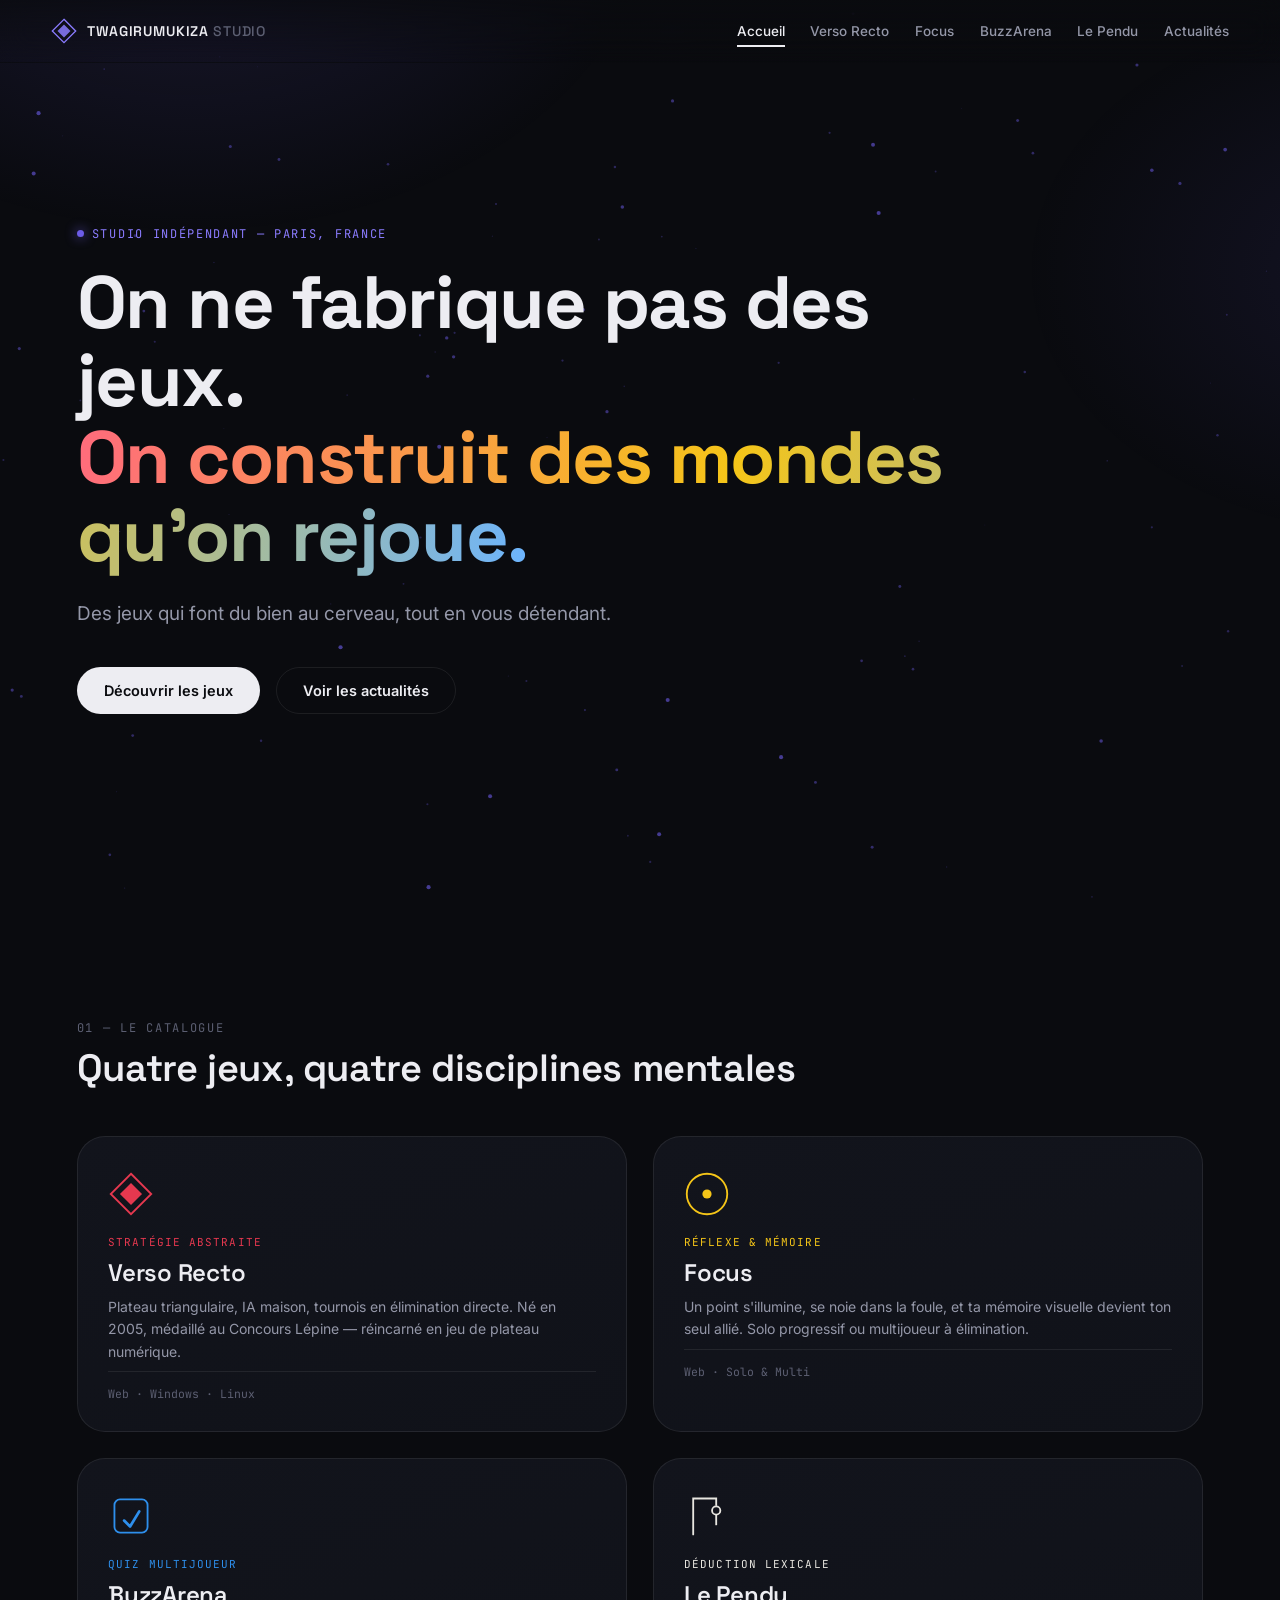
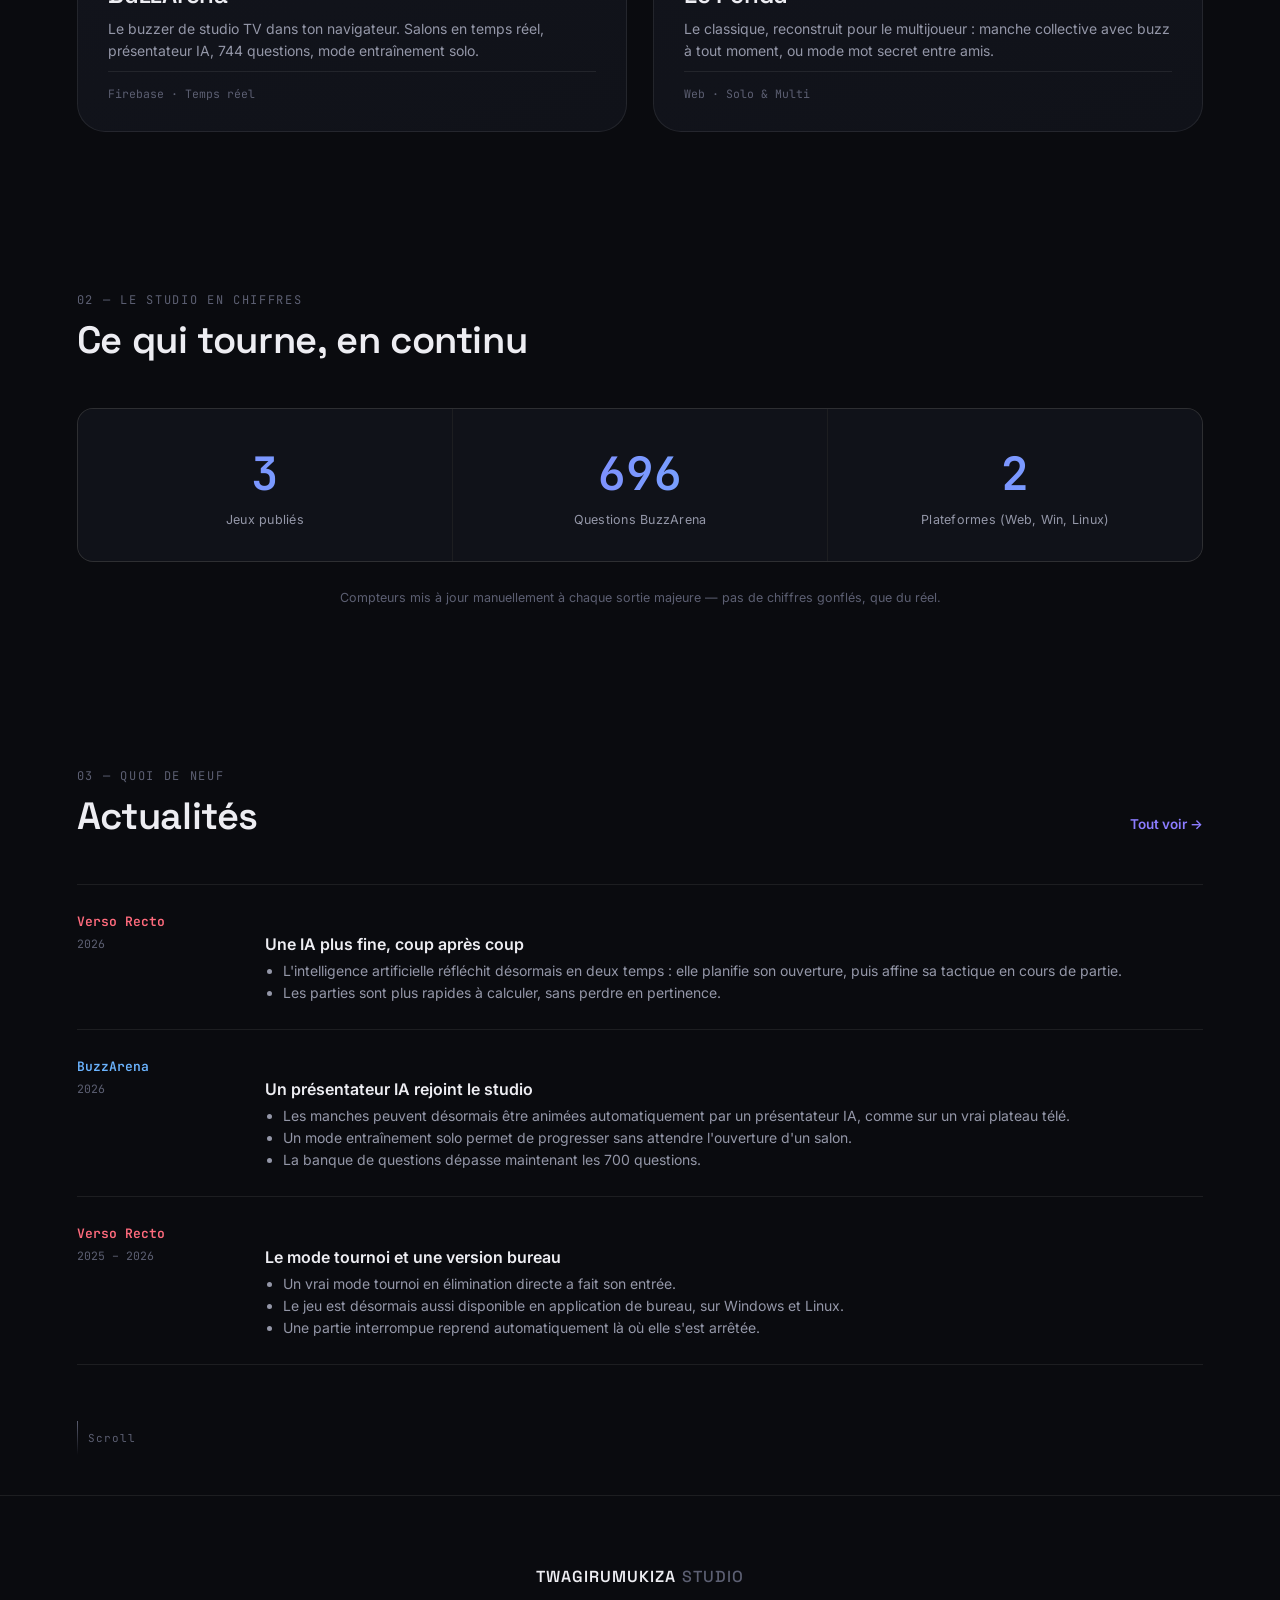
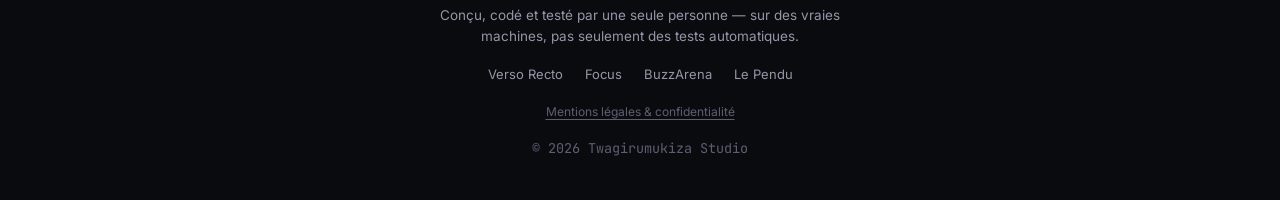
<file: index.html>
<!DOCTYPE html>
<html lang="fr">
<head>
<meta charset="UTF-8">
<meta name="viewport" content="width=device-width, initial-scale=1.0, viewport-fit=cover">
<title>TWAGIRUMUKIZA STUDIO — Jeux indépendants</title>
<meta name="description" content="Studio de jeux indépendant. Verso Recto, Focus, BuzzArena, Le Pendu — quatre jeux, une signature.">
<link rel="preconnect" href="https://fonts.googleapis.com">
<link rel="preconnect" href="https://fonts.gstatic.com" crossorigin>
<link href="https://fonts.googleapis.com/css2?family=Space+Grotesk:wght@400;500;600;700&family=Inter:wght@400;500;600;700&family=JetBrains+Mono:wght@400;500;600&display=swap" rel="stylesheet">
<link rel="stylesheet" href="css/style.css">
</head>
<body>

<!-- ===================== INTRO / LOADER ===================== -->
<div id="intro" aria-hidden="true">
  <svg id="intro-mark" viewBox="0 0 120 120" width="88" height="88">
    <polygon points="60,6 114,60 60,114 6,60" fill="none" stroke="url(#introGrad)" stroke-width="2.5"/>
    <polygon id="intro-tri" points="60,26 94,60 60,94 26,60" fill="none" stroke="url(#introGrad)" stroke-width="2.5"/>
    <defs>
      <linearGradient id="introGrad" x1="0" y1="0" x2="1" y2="1">
        <stop offset="0%" stop-color="#6C5CE7"/>
        <stop offset="50%" stop-color="#F5C518"/>
        <stop offset="100%" stop-color="#2E8FEC"/>
      </linearGradient>
    </defs>
  </svg>
  <div id="intro-word">TWAGIRUMUKIZA<span>STUDIO</span></div>
  <div id="intro-bar"><div id="intro-bar-fill"></div></div>
  <div id="intro-status">Chargement des mondes…</div>
</div>

<!-- ===================== PARTICLE BACKGROUND ===================== -->
<canvas id="particles"></canvas>
<div id="glow-layer"></div>

<!-- ===================== NAV ===================== -->
<header id="site-header">
  <a href="#home" class="brand" data-route="home">
    <svg viewBox="0 0 120 120" width="26" height="26">
      <polygon points="60,6 114,60 60,114 6,60" fill="none" stroke="currentColor" stroke-width="6"/>
      <polygon points="60,30 90,60 60,90 30,60" fill="currentColor" opacity="0.85"/>
    </svg>
    <span>TWAGIRUMUKIZA<em>STUDIO</em></span>
  </a>
  <nav id="main-nav">
    <a href="#home" data-route="home">Accueil</a>
    <a href="#game/verso-recto" data-route="verso-recto" class="acc-red">Verso&nbsp;Recto</a>
    <a href="#game/focus" data-route="focus" class="acc-yellow">Focus</a>
    <a href="#game/buzzarena" data-route="buzzarena" class="acc-blue">BuzzArena</a>
    <a href="#game/pendu" data-route="pendu" class="acc-white">Le&nbsp;Pendu</a>
    <a href="#devlog" data-route="devlog">Actualités</a>
  </nav>
  <button id="nav-toggle" aria-label="Ouvrir le menu" aria-expanded="false">
    <span></span><span></span><span></span>
  </button>
</header>

<main id="app">

<!-- ===================== HOME ===================== -->
<section class="route" id="route-home" data-route="home">

  <section class="hero">
    <div class="hero-eyebrow">STUDIO INDÉPENDANT — PARIS, FRANCE</div>
    <h1 class="hero-title">
      On ne fabrique pas des jeux.<br>
      <span class="grad-text">On construit des mondes qu'on rejoue.</span>
    </h1>
    <p class="hero-sub">Des jeux qui font du bien au cerveau, tout en vous détendant.</p>
    <div class="hero-actions">
      <a href="#games" class="btn btn-primary" data-scroll="games">Découvrir les jeux</a>
      <a href="#devlog" class="btn btn-ghost" data-route="devlog">Voir les actualités</a>
    </div>
    <div class="hero-scroll-cue"><span></span>Scroll</div>
  </section>

  <!-- GAMES SHOWCASE -->
  <section class="games-showcase" id="games">
    <div class="section-head">
      <span class="section-eyebrow">01 — LE CATALOGUE</span>
      <h2>Quatre jeux, quatre disciplines mentales</h2>
    </div>

    <div class="card-grid">

      <a class="game-card" data-tilt data-accent="red" href="#game/verso-recto" data-route="verso-recto">
        <div class="card-glow"></div>
        <div class="card-icon">
          <svg viewBox="0 0 100 100"><polygon points="50,6 94,50 50,94 6,50" fill="none" stroke="currentColor" stroke-width="4"/><polygon points="50,26 74,50 50,74 26,50" fill="currentColor"/></svg>
        </div>
        <div class="card-body">
          <span class="card-kicker">STRATÉGIE ABSTRAITE</span>
          <h3>Verso Recto</h3>
          <p>Plateau triangulaire, IA maison, tournois en élimination directe. Né en 2005, médaillé au Concours Lépine — réincarné en jeu de plateau numérique.</p>
          <span class="card-meta">Web · Windows · Linux</span>
        </div>
        <div class="card-arrow">→</div>
      </a>

      <a class="game-card" data-tilt data-accent="yellow" href="#game/focus" data-route="focus">
        <div class="card-glow"></div>
        <div class="card-icon">
          <svg viewBox="0 0 100 100"><circle cx="50" cy="50" r="44" fill="none" stroke="currentColor" stroke-width="4"/><circle cx="50" cy="50" r="10" fill="currentColor"/></svg>
        </div>
        <div class="card-body">
          <span class="card-kicker">RÉFLEXE & MÉMOIRE</span>
          <h3>Focus</h3>
          <p>Un point s'illumine, se noie dans la foule, et ta mémoire visuelle devient ton seul allié. Solo progressif ou multijoueur à élimination.</p>
          <span class="card-meta">Web · Solo & Multi</span>
        </div>
        <div class="card-arrow">→</div>
      </a>

      <a class="game-card" data-tilt data-accent="blue" href="#game/buzzarena" data-route="buzzarena">
        <div class="card-glow"></div>
        <div class="card-icon">
          <svg viewBox="0 0 100 100"><rect x="14" y="14" width="72" height="72" rx="12" fill="none" stroke="currentColor" stroke-width="4"/><path d="M35 60 L48 73 L68 40" fill="none" stroke="currentColor" stroke-width="6" stroke-linecap="round" stroke-linejoin="round"/></svg>
        </div>
        <div class="card-body">
          <span class="card-kicker">QUIZ MULTIJOUEUR</span>
          <h3>BuzzArena</h3>
          <p>Le buzzer de studio TV dans ton navigateur. Salons en temps réel, présentateur IA, 744 questions, mode entraînement solo.</p>
          <span class="card-meta">Firebase · Temps réel</span>
        </div>
        <div class="card-arrow">→</div>
      </a>

      <a class="game-card" data-tilt data-accent="white" href="#game/pendu" data-route="pendu">
        <div class="card-glow"></div>
        <div class="card-icon">
          <svg viewBox="0 0 100 100"><path d="M20 90 L20 12 L70 12 L70 26" fill="none" stroke="currentColor" stroke-width="4" stroke-linecap="round"/><circle cx="70" cy="38" r="9" fill="none" stroke="currentColor" stroke-width="4"/><line x1="70" y1="47" x2="70" y2="70" stroke="currentColor" stroke-width="4"/></svg>
        </div>
        <div class="card-body">
          <span class="card-kicker">DÉDUCTION LEXICALE</span>
          <h3>Le Pendu</h3>
          <p>Le classique, reconstruit pour le multijoueur&nbsp;: manche collective avec buzz à tout moment, ou mode mot secret entre amis.</p>
          <span class="card-meta">Web · Solo & Multi</span>
        </div>
        <div class="card-arrow">→</div>
      </a>

    </div>
  </section>

  <!-- STATS -->
  <section class="stats-strip">
    <div class="section-head">
      <span class="section-eyebrow">02 — LE STUDIO EN CHIFFRES</span>
      <h2>Ce qui tourne, en continu</h2>
    </div>
    <div class="stats-grid">
      <div class="stat"><span class="stat-num" data-count="4">0</span><span class="stat-label">Jeux publiés</span></div>
      <div class="stat"><span class="stat-num" data-count="744">0</span><span class="stat-label">Questions BuzzArena</span></div>
      <div class="stat"><span class="stat-num" data-count="3">0</span><span class="stat-label">Plateformes (Web, Win, Linux)</span></div>
    </div>
    <p class="stats-note">Compteurs mis à jour manuellement à chaque sortie majeure — pas de chiffres gonflés, que du réel.</p>
  </section>

  <!-- DEV LOG PREVIEW -->
  <section class="devlog-preview">
    <div class="section-head">
      <span class="section-eyebrow">03 — QUOI DE NEUF</span>
      <h2>Actualités</h2>
      <a href="#devlog" class="section-link" data-route="devlog">Tout voir →</a>
    </div>
    <div id="devlog-preview-list" class="devlog-list devlog-list--preview"></div>
  </section>

</section>

<!-- ===================== GAME PAGE TEMPLATE (rempli en JS) ===================== -->
<section class="route route-game" id="route-game" data-route="game">
  <section class="game-hero">
    <a href="#home" class="back-link" data-route="home">← Retour au studio</a>
    <span class="game-hero-kicker" id="g-kicker"></span>
    <h1 id="g-title"></h1>
    <p class="game-hero-sub" id="g-tagline"></p>
    <div class="game-hero-actions">
      <a id="g-play" class="btn btn-primary" target="_blank" rel="noopener">Jouer maintenant ↗</a>
      <span class="g-version" id="g-version"></span>
    </div>
  </section>

  <section class="game-story">
    <div class="section-head">
      <span class="section-eyebrow">HISTOIRE</span>
      <h2 id="g-story-title"></h2>
    </div>
    <div class="game-story-body" id="g-story-body"></div>
  </section>

  <section class="game-features">
    <div class="section-head">
      <span class="section-eyebrow">MÉCANIQUES</span>
      <h2>Comment on joue</h2>
    </div>
    <div class="feature-grid" id="g-features"></div>
  </section>

  <section class="game-roadmap" id="g-roadmap-wrap">
    <div class="section-head">
      <span class="section-eyebrow">FEUILLE DE ROUTE</span>
      <h2 id="g-roadmap-title">Roadmap</h2>
    </div>
    <div class="roadmap-track" id="g-roadmap"></div>
  </section>
</section>

<!-- ===================== DEV LOG PAGE ===================== -->
<section class="route" id="route-devlog" data-route="devlog">
  <section class="page-hero">
    <span class="section-eyebrow">JOURNAL</span>
    <h1>Actualités</h1>
    <p class="hero-sub">Nouveaux modes, nouvelles fonctionnalités, nouveaux jeux — tout ce qui arrive dans le studio, annoncé ici.</p>
  </section>
  <section class="devlog-full">
    <div id="devlog-full-list" class="devlog-list"></div>
  </section>
</section>

<!-- ===================== MENTIONS LÉGALES ===================== -->
<section class="route" id="route-legal" data-route="legal">
  <section class="page-hero">
    <span class="section-eyebrow">INFORMATIONS</span>
    <h1>Mentions légales &amp; confidentialité</h1>
    <p class="hero-sub">Simple, honnête, à jour — comme le reste du studio.</p>
  </section>
  <section class="legal-body">

    <div class="legal-block">
      <h3>Éditeur du site</h3>
      <p>Ce site est édité à titre non professionnel par Innocent Twagirumukiza, basé à Paris, France.<br>
      Contact&nbsp;: <a href="mailto:CONTACT@EXEMPLE.COM" class="legal-link">CONTACT@EXEMPLE.COM</a> <em>(à remplacer par ton adresse)</em></p>
    </div>

    <div class="legal-block">
      <h3>Hébergement</h3>
      <p>Ce site est hébergé par GitHub, Inc. — GitHub Pages, 88 Colin P Kelly Jr Street, San Francisco, CA 94107, États-Unis.</p>
    </div>

    <div class="legal-block">
      <h3>Propriété intellectuelle</h3>
      <p>Les jeux, textes, visuels et éléments de design présentés sur ce site sont la propriété de Twagirumukiza Studio, sauf mention contraire. Toute reproduction sans autorisation est interdite.</p>
    </div>

    <div class="legal-block">
      <h3>Données personnelles &amp; cookies</h3>
      <p>Ce site, dans sa version actuelle, <strong>n'installe aucun cookie et n'utilise aucun outil de mesure d'audience</strong> (pas de Google Analytics, pas de pixel publicitaire, aucun tiers ne reçoit de données de navigation).</p>
      <p>Le seul stockage local utilisé par les jeux eux-mêmes (Firebase, sauvegarde de partie) est nécessaire à leur fonctionnement et reste sous le contrôle du joueur, sur les pages de jeu — pas sur ce portfolio.</p>
      <p>Si un outil d'analyse d'audience est ajouté à l'avenir, un bandeau de consentement demandera l'accord du visiteur avant tout dépôt de cookie, conformément au RGPD, et cette page sera mise à jour en conséquence.</p>
    </div>

    <div class="legal-block">
      <h3>Vos droits</h3>
      <p>Conformément au RGPD, tu disposes d'un droit d'accès, de rectification et de suppression de toute donnée qui te concernerait. Pour l'exercer, écris à l'adresse de contact ci-dessus.</p>
    </div>

  </section>
</section>

</main>

<footer id="site-footer">
  <div class="footer-brand">TWAGIRUMUKIZA<em>STUDIO</em></div>
  <p>Conçu, codé et testé par une seule personne — sur des vraies machines, pas seulement des tests automatiques.</p>
  <div class="footer-links">
    <a href="#game/verso-recto" data-route="verso-recto">Verso Recto</a>
    <a href="#game/focus" data-route="focus">Focus</a>
    <a href="#game/buzzarena" data-route="buzzarena">BuzzArena</a>
    <a href="#game/pendu" data-route="pendu">Le Pendu</a>
  </div>
  <div class="footer-legal-links">
    <a href="#legal" data-route="legal">Mentions légales &amp; confidentialité</a>
  </div>
  <p class="footer-copy">© <span id="year"></span> Twagirumukiza Studio</p>
</footer>

<script src="js/main.js"></script>
</body>
</html>
</file>
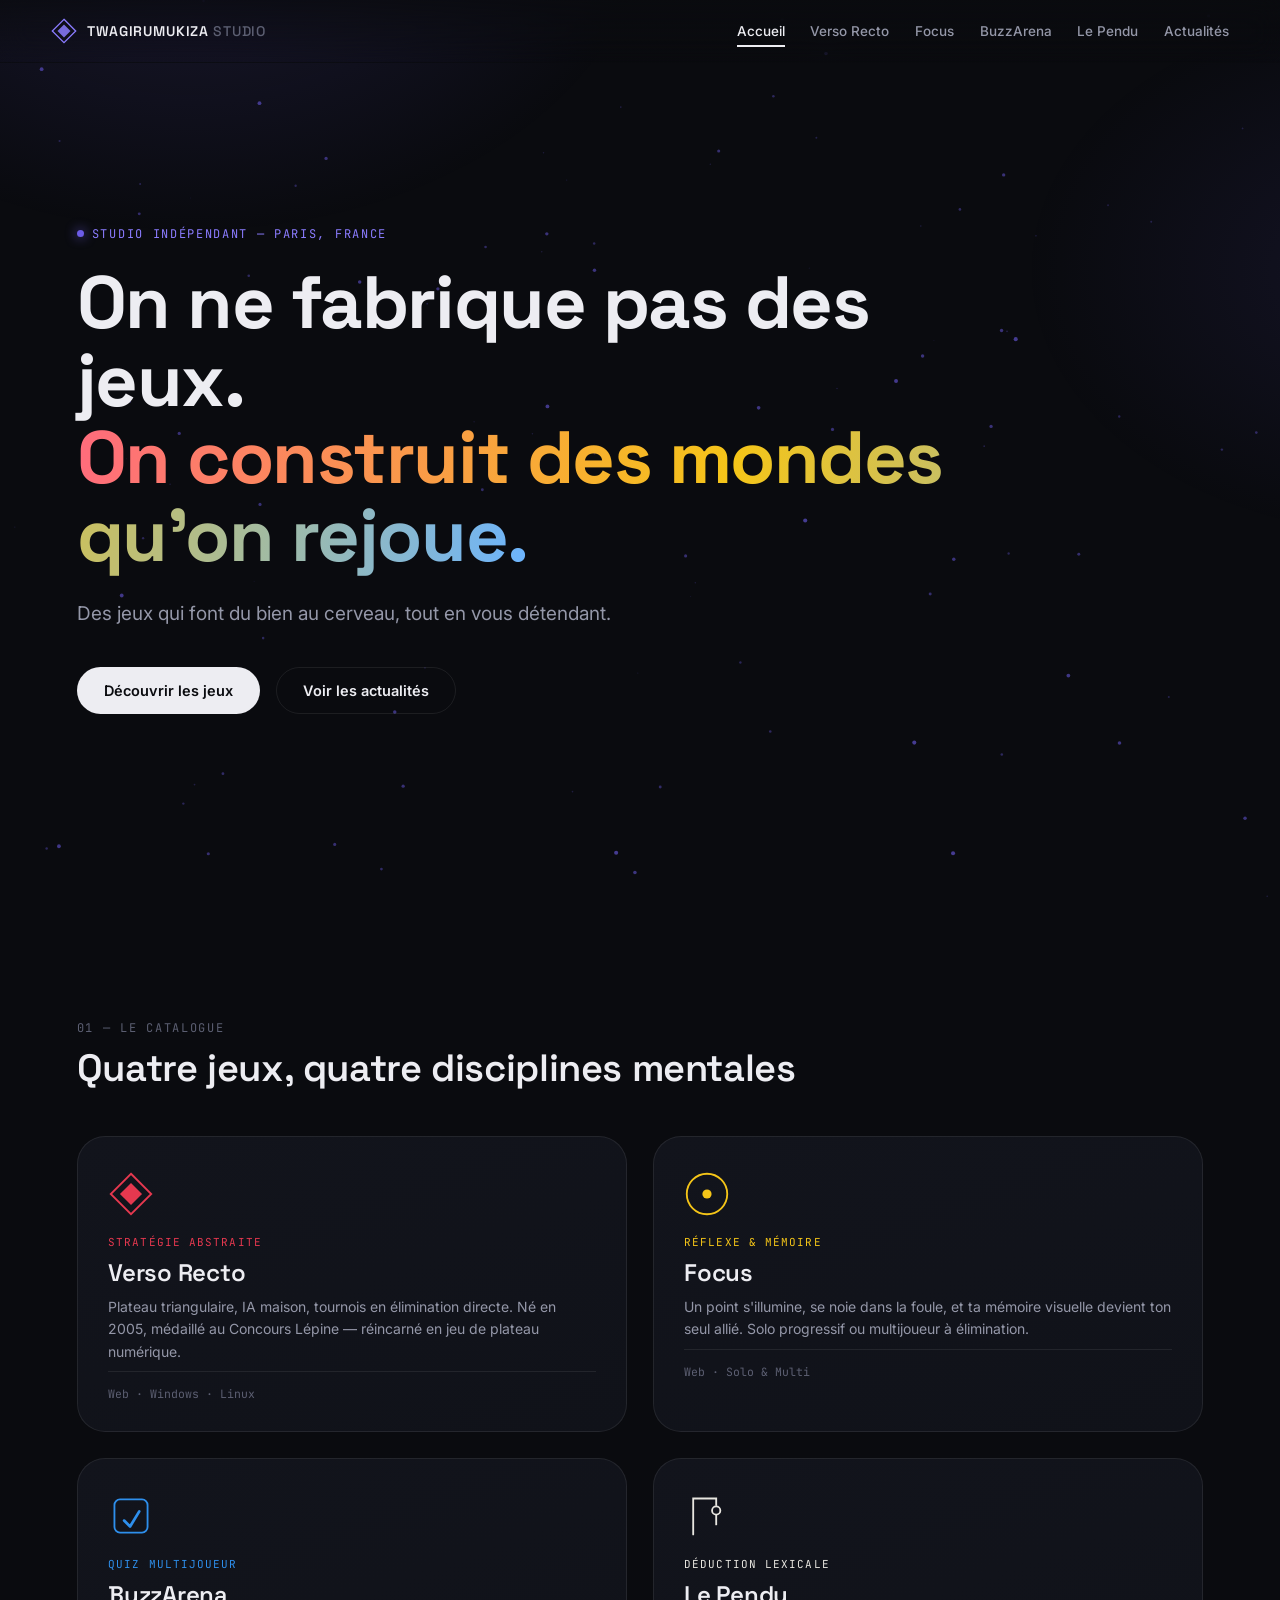
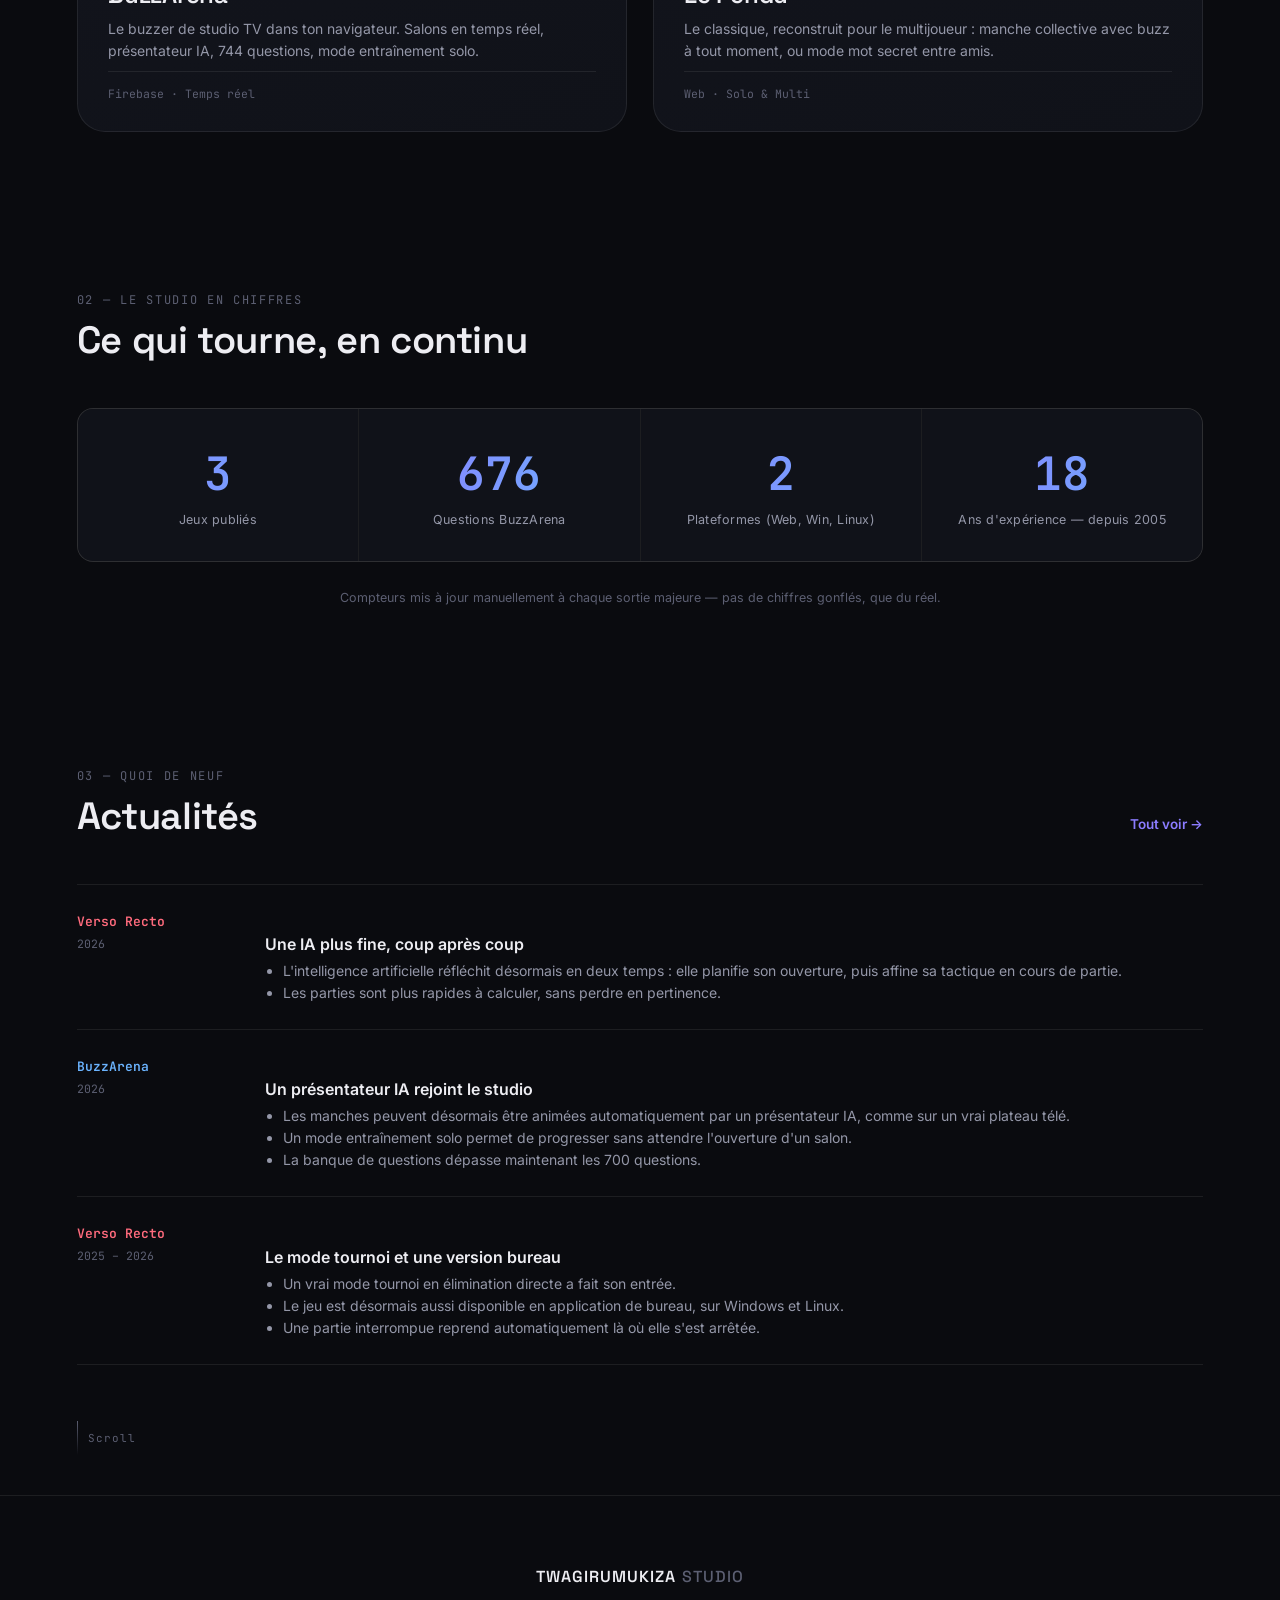
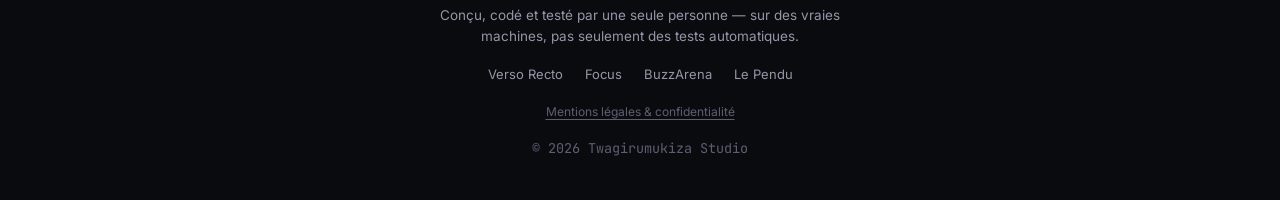
<file: index-standalone.html>
<!DOCTYPE html>
<html lang="fr">
<head>
<meta charset="UTF-8">
<meta name="viewport" content="width=device-width, initial-scale=1.0, viewport-fit=cover">
<title>TWAGIRUMUKIZA STUDIO — Jeux indépendants</title>
<meta name="description" content="Studio de jeux indépendant. Verso Recto, Focus, BuzzArena, Le Pendu — quatre jeux, une signature.">
<link rel="preconnect" href="https://fonts.googleapis.com">
<link rel="preconnect" href="https://fonts.gstatic.com" crossorigin>
<link href="https://fonts.googleapis.com/css2?family=Space+Grotesk:wght@400;500;600;700&family=Inter:wght@400;500;600;700&family=JetBrains+Mono:wght@400;500;600&display=swap" rel="stylesheet">
<style>
/* ============================================================
   TWAGIRUMUKIZA STUDIO — Design tokens
   ============================================================ */
:root{
  --bg:            #0A0B0F;
  --bg-raised:     #101219;
  --bg-card:       #12141c;
  --ink:           #EDEDF2;
  --ink-dim:       #9497A8;
  --ink-faint:     #5C5F72;
  --line:          rgba(255,255,255,0.08);

  --studio:        #6C5CE7;   /* violet signature du studio */
  --studio-soft:   #8B7CFF;

  --red:           #E5384F;   /* Verso Recto */
  --red-soft:      #FF6B7D;
  --yellow:        #F5C518;   /* Focus */
  --yellow-soft:   #FFDE6B;
  --blue:          #2E8FEC;   /* BuzzArena */
  --blue-soft:     #6BB4FF;
  --white:         #E8E6E0;   /* Le Pendu */
  --white-soft:    #FFFFFF;

  --font-display: 'Space Grotesk', sans-serif;
  --font-body:    'Inter', sans-serif;
  --font-mono:    'JetBrains Mono', monospace;

  --radius-s: 10px;
  --radius-m: 16px;
  --radius-l: 28px;

  --ease: cubic-bezier(.16,.84,.44,1);
}

*,*::before,*::after{ box-sizing:border-box; }
html{ scroll-behavior:smooth; }
@media (prefers-reduced-motion: reduce){
  html{ scroll-behavior:auto; }
  *,*::before,*::after{ animation-duration:0.001ms !important; animation-iteration-count:1 !important; transition-duration:0.001ms !important; scroll-behavior:auto !important; }
}

body{
  margin:0;
  background:var(--bg);
  color:var(--ink);
  font-family:var(--font-body);
  -webkit-font-smoothing:antialiased;
  overflow-x:hidden;
}
body.nav-open{
  overflow:hidden;
  position:fixed;
  inset:0;
  width:100%;
}

h1,h2,h3{
  font-family:var(--font-display);
  font-weight:600;
  letter-spacing:-0.01em;
  margin:0;
  color:var(--ink);
}

p{ margin:0; color:var(--ink-dim); line-height:1.6; }

a{ color:inherit; text-decoration:none; }

::selection{ background:var(--studio); color:#fff; }

:focus-visible{
  outline:2px solid var(--studio-soft);
  outline-offset:3px;
  border-radius:4px;
}

/* ============================================================
   INTRO / LOADER
   ============================================================ */
#intro{
  position:fixed; inset:0; z-index:1000;
  background:var(--bg);
  display:flex; flex-direction:column; align-items:center; justify-content:center;
  gap:22px;
  transition:opacity .7s var(--ease), visibility .7s var(--ease);
}
#intro.hide{ opacity:0; visibility:hidden; pointer-events:none; }

#intro-mark{ color:var(--studio); }
#intro-tri{ transform-origin:60px 60px; animation:intro-spin 3.2s linear infinite; }
@keyframes intro-spin{ to{ transform:rotate(360deg); } }

#intro-word{
  font-family:var(--font-display);
  font-size:clamp(18px,4vw,26px);
  letter-spacing:0.14em;
  font-weight:600;
  display:flex; flex-direction:column; align-items:center; gap:2px;
}
#intro-word span{
  font-size:0.5em; font-weight:500; letter-spacing:0.5em; color:var(--studio-soft);
}
#intro-bar{
  width:180px; height:2px; background:var(--line); border-radius:2px; overflow:hidden;
}
#intro-bar-fill{
  height:100%; width:0%; background:linear-gradient(90deg,var(--red),var(--yellow),var(--blue));
  transition:width .25s var(--ease);
}
#intro-status{
  font-family:var(--font-mono); font-size:12px; color:var(--ink-faint); letter-spacing:0.04em;
}

/* ============================================================
   PARTICLE BACKGROUND + GLOW
   ============================================================ */
#particles{
  position:fixed; inset:0; z-index:-2; display:block;
}
#glow-layer{
  position:fixed; inset:0; z-index:-1; pointer-events:none;
  background:
    radial-gradient(60vw 60vh at 15% -10%, color-mix(in srgb, var(--accent-color, var(--studio)) 16%, transparent), transparent 60%),
    radial-gradient(50vw 50vh at 110% 30%, color-mix(in srgb, var(--accent-color, var(--studio)) 10%, transparent), transparent 60%);
  transition:background 1.1s var(--ease);
}

/* ============================================================
   HEADER / NAV
   ============================================================ */
#site-header{
  position:fixed; top:0; left:0; right:0; z-index:200;
  display:flex; align-items:center; justify-content:space-between;
  padding:18px clamp(20px,4vw,56px);
  backdrop-filter:blur(14px);
  background:linear-gradient(to bottom, rgba(10,11,15,0.75), rgba(10,11,15,0));
  transition:background .3s var(--ease), border-color .3s var(--ease), padding .3s var(--ease);
  border-bottom:1px solid transparent;
}
#site-header.scrolled{
  background:rgba(10,11,15,0.82);
  border-bottom-color:var(--line);
  padding-top:12px; padding-bottom:12px;
}
.brand{
  display:flex; align-items:center; gap:10px;
  font-family:var(--font-display); font-weight:600; font-size:14px; letter-spacing:0.06em;
  color:var(--studio-soft);
}
.brand span{ color:var(--ink); }
.brand em{ font-style:normal; color:var(--ink-faint); font-weight:500; margin-left:4px; }

#main-nav{ display:flex; align-items:center; gap:clamp(14px,2vw,30px); }
#main-nav a{
  font-size:13.5px; font-weight:500; color:var(--ink-dim);
  position:relative; padding:4px 0; transition:color .2s;
  white-space:nowrap;
}
#main-nav a::after{
  content:''; position:absolute; left:0; bottom:-4px; height:2px; width:0%;
  background:currentColor; transition:width .25s var(--ease);
}
#main-nav a:hover, #main-nav a.active{ color:var(--ink); }
#main-nav a:hover::after, #main-nav a.active::after{ width:100%; }
#main-nav a.acc-red:hover, #main-nav a.acc-red.active{ color:var(--red-soft); }
#main-nav a.acc-yellow:hover, #main-nav a.acc-yellow.active{ color:var(--yellow-soft); }
#main-nav a.acc-blue:hover, #main-nav a.acc-blue.active{ color:var(--blue-soft); }
#main-nav a.acc-white:hover, #main-nav a.acc-white.active{ color:var(--white-soft); }

#nav-toggle{
  display:none; background:none; border:0; cursor:pointer; padding:8px;
  flex-direction:column; gap:5px;
}
#nav-toggle span{ width:22px; height:2px; background:var(--ink); border-radius:2px; transition:transform .3s var(--ease), opacity .3s; }

/* ============================================================
   ROUTING
   ============================================================ */
.route{ display:none; }
.route.active{ display:block; animation:route-in .5s var(--ease); }
@keyframes route-in{ from{ opacity:0; transform:translateY(10px);} to{ opacity:1; transform:none; } }

#app{ position:relative; z-index:1; }

/* ============================================================
   HERO
   ============================================================ */
.hero{
  min-height:100vh;
  display:flex; flex-direction:column; justify-content:center;
  padding:120px clamp(20px,6vw,80px) 80px;
  max-width:1100px;
}
.hero-eyebrow{
  font-family:var(--font-mono); font-size:12px; letter-spacing:0.14em;
  color:var(--studio-soft); margin-bottom:22px;
  display:inline-flex; align-items:center; gap:8px;
}
.hero-eyebrow::before{ content:''; width:7px; height:7px; border-radius:50%; background:var(--studio); box-shadow:0 0 12px var(--studio); }
.hero-title{
  font-size:clamp(34px,6.2vw,74px); line-height:1.05; letter-spacing:-0.02em; font-weight:700;
}
.grad-text{
  background:linear-gradient(100deg, var(--red-soft), var(--yellow), var(--blue-soft));
  -webkit-background-clip:text; background-clip:text; color:transparent;
}
.hero-sub{
  margin-top:24px; font-size:clamp(15px,1.6vw,19px); max-width:560px; color:var(--ink-dim);
}
.hero-actions{ display:flex; gap:16px; margin-top:38px; flex-wrap:wrap; }
.btn{
  font-family:var(--font-body); font-weight:600; font-size:14.5px;
  padding:14px 26px; border-radius:100px; display:inline-flex; align-items:center; gap:8px;
  transition:transform .25s var(--ease), box-shadow .25s var(--ease), background .25s;
  cursor:pointer; border:1px solid transparent;
}
.btn-primary{
  background:var(--ink); color:var(--bg);
}
.btn-primary:hover{ transform:translateY(-2px); box-shadow:0 12px 30px -8px rgba(255,255,255,0.25); }
.btn-ghost{
  border-color:var(--line); color:var(--ink);
}
.btn-ghost:hover{ border-color:var(--studio-soft); color:var(--studio-soft); transform:translateY(-2px); }

.hero-scroll-cue{
  position:absolute; left:clamp(20px,6vw,80px); bottom:40px;
  display:flex; align-items:center; gap:10px;
  font-family:var(--font-mono); font-size:11px; color:var(--ink-faint); letter-spacing:0.1em;
}
.hero-scroll-cue span{
  width:1px; height:34px; background:linear-gradient(var(--ink-faint), transparent);
  position:relative; overflow:hidden;
}
.hero-scroll-cue span::after{
  content:''; position:absolute; top:-34px; left:0; width:100%; height:34px; background:var(--studio-soft);
  animation:cue-drop 1.8s var(--ease) infinite;
}
@keyframes cue-drop{ to{ top:34px; } }

/* ============================================================
   SECTION HEAD (shared)
   ============================================================ */
.section-head{
  display:flex; flex-wrap:wrap; align-items:baseline; gap:8px 20px;
  padding:0 clamp(20px,6vw,80px); margin-bottom:44px;
}
.section-eyebrow{
  font-family:var(--font-mono); font-size:12px; letter-spacing:0.14em; color:var(--ink-faint);
  width:100%;
}
.section-head h2{ font-size:clamp(24px,3.4vw,38px); }
.section-link{
  margin-left:auto; font-size:13.5px; font-weight:600; color:var(--studio-soft);
  transition:opacity .2s;
}
.section-link:hover{ opacity:0.7; }

/* ============================================================
   GAMES SHOWCASE + 3D CARDS
   ============================================================ */
.games-showcase{ padding:120px 0 60px; }
.card-grid{
  display:grid; grid-template-columns:repeat(2,1fr); gap:26px;
  padding:0 clamp(20px,6vw,80px);
  perspective:1400px;
}
.game-card{
  --accent: var(--studio);
  position:relative;
  background:linear-gradient(160deg, var(--bg-card), var(--bg-raised));
  border:1px solid var(--line);
  border-radius:var(--radius-l);
  padding:34px 30px 30px;
  min-height:260px;
  display:flex; flex-direction:column; gap:18px;
  transform-style:preserve-3d;
  will-change:transform;
  transition:border-color .3s var(--ease), box-shadow .35s var(--ease);
  overflow:hidden;
}
.game-card[data-accent="red"]{ --accent:var(--red); }
.game-card[data-accent="yellow"]{ --accent:var(--yellow); }
.game-card[data-accent="blue"]{ --accent:var(--blue); }
.game-card[data-accent="white"]{ --accent:var(--white); }

.game-card:hover, .game-card:focus-visible{
  border-color:color-mix(in srgb, var(--accent) 55%, var(--line));
  box-shadow:0 30px 60px -25px color-mix(in srgb, var(--accent) 45%, transparent);
}
.card-glow{
  position:absolute; inset:-40% -40% auto auto; width:60%; height:60%;
  background:radial-gradient(circle, color-mix(in srgb, var(--accent) 55%, transparent), transparent 70%);
  opacity:0; transition:opacity .4s var(--ease); pointer-events:none;
}
.game-card:hover .card-glow{ opacity:0.55; }
.card-icon{
  width:46px; height:46px; color:var(--accent);
  transform:translateZ(40px);
}
.card-icon svg{ width:100%; height:100%; }
.card-body{ transform:translateZ(30px); display:flex; flex-direction:column; gap:8px; }
.card-kicker{
  font-family:var(--font-mono); font-size:11px; letter-spacing:0.1em; color:var(--accent);
}
.game-card h3{ font-size:24px; }
.game-card p{ font-size:14px; color:var(--ink-dim); }
.card-meta{
  margin-top:auto; padding-top:14px; font-family:var(--font-mono); font-size:11.5px; color:var(--ink-faint);
  border-top:1px solid var(--line);
}
.card-arrow{
  position:absolute; right:26px; bottom:26px; font-size:18px; color:var(--accent);
  transform:translateZ(35px) translateX(-6px); opacity:0; transition:all .3s var(--ease);
}
.game-card:hover .card-arrow{ opacity:1; transform:translateZ(35px) translateX(0); }

/* ============================================================
   STATS
   ============================================================ */
.stats-strip{ padding:100px 0; }
.stats-grid{
  display:grid; grid-template-columns:repeat(auto-fit,minmax(180px,1fr)); gap:1px;
  background:var(--line);
  border:1px solid var(--line); border-radius:var(--radius-m);
  overflow:hidden; margin:0 clamp(20px,6vw,80px);
}
.stat{
  background:var(--bg-raised); padding:34px 20px; text-align:center;
  display:flex; flex-direction:column; gap:8px;
}
.stat-num{
  font-family:var(--font-mono); font-size:clamp(30px,4vw,46px); font-weight:600;
  background:linear-gradient(100deg, var(--studio-soft), var(--blue-soft));
  -webkit-background-clip:text; background-clip:text; color:transparent;
}
.stat-label{ font-size:12.5px; color:var(--ink-dim); letter-spacing:0.02em; }
.stats-note{
  text-align:center; margin-top:26px; font-size:12.5px; color:var(--ink-faint);
  padding:0 20px;
}

/* ============================================================
   DEV LOG
   ============================================================ */
.devlog-preview{ padding:60px 0 130px; }
.devlog-full{ padding:0 0 130px; }
.devlog-list{
  padding:0 clamp(20px,6vw,80px);
  display:flex; flex-direction:column;
}
.devlog-entry{
  display:grid; grid-template-columns:160px 1fr; gap:28px;
  padding:28px 0; border-top:1px solid var(--line);
}
.devlog-list--preview .devlog-entry:first-child{ border-top:1px solid var(--line); }
.devlog-entry:last-child{ border-bottom:1px solid var(--line); }
.dl-meta{ display:flex; flex-direction:column; gap:6px; }
.dl-version{
  font-family:var(--font-mono); font-size:13px; font-weight:600;
}
.dl-version.acc-red{ color:var(--red-soft); }
.dl-version.acc-yellow{ color:var(--yellow-soft); }
.dl-version.acc-blue{ color:var(--blue-soft); }
.dl-version.acc-white{ color:var(--white-soft); }
.dl-date{ font-family:var(--font-mono); font-size:11.5px; color:var(--ink-faint); }
.dl-body h4{ font-family:var(--font-body); font-size:16px; font-weight:600; margin-bottom:8px; color:var(--ink); }
.dl-body ul{ margin:0; padding-left:18px; display:flex; flex-direction:column; gap:5px; }
.dl-body li{ font-size:14px; color:var(--ink-dim); }

/* ============================================================
   GAME PAGE
   ============================================================ */
.route-game{ }
.game-hero{
  min-height:70vh; display:flex; flex-direction:column; justify-content:center;
  padding:140px clamp(20px,6vw,80px) 70px; max-width:900px;
}
.back-link{
  font-size:13px; color:var(--ink-faint); margin-bottom:26px; display:inline-block;
  transition:color .2s;
}
.back-link:hover{ color:var(--ink); }
.game-hero-kicker{
  font-family:var(--font-mono); font-size:12.5px; letter-spacing:0.14em; color:var(--g-accent, var(--studio));
  display:block; margin-bottom:18px;
}
.game-hero h1{ font-size:clamp(36px,6.5vw,68px); line-height:1.02; }
.game-hero-sub{ margin-top:20px; font-size:clamp(15px,1.5vw,18px); max-width:560px; }
.game-hero-actions{ margin-top:34px; display:flex; align-items:center; gap:18px; flex-wrap:wrap; }
.game-hero-actions .btn-primary{ background:var(--g-accent, var(--studio)); color:#0A0B0F; }
.g-version{ font-family:var(--font-mono); font-size:12.5px; color:var(--ink-faint); }

.game-story{ padding:60px 0; }
.game-story-body{ padding:0 clamp(20px,6vw,80px); max-width:760px; display:flex; flex-direction:column; gap:16px; }
.game-story-body p{ font-size:15.5px; }

.game-features{ padding:70px 0; }
.feature-grid{
  display:grid; grid-template-columns:repeat(auto-fit,minmax(220px,1fr)); gap:20px;
  padding:0 clamp(20px,6vw,80px);
}
.feature-card{
  background:var(--bg-raised); border:1px solid var(--line); border-radius:var(--radius-m);
  padding:24px; display:flex; flex-direction:column; gap:10px;
  transition:border-color .3s, transform .3s var(--ease);
}
.feature-card:hover{ border-color:color-mix(in srgb, var(--g-accent, var(--studio)) 50%, var(--line)); transform:translateY(-4px); }
.feature-card .f-num{ font-family:var(--font-mono); font-size:12px; color:var(--g-accent, var(--studio)); }
.feature-card h4{ font-family:var(--font-body); font-size:15.5px; font-weight:600; color:var(--ink); }
.feature-card p{ font-size:13.5px; }

.game-roadmap{ padding:60px 0 140px; }
.roadmap-track{
  padding:0 clamp(20px,6vw,80px);
  display:flex; flex-direction:column; gap:0;
}
.rm-item{
  display:grid; grid-template-columns:26px 1fr; gap:20px;
  padding-bottom:36px; position:relative;
}
.rm-item::before{
  content:''; position:absolute; left:12px; top:6px; bottom:0; width:1px; background:var(--line);
}
.rm-item:last-child::before{ display:none; }
.rm-dot{
  width:26px; height:26px; border-radius:50%; border:2px solid var(--g-accent, var(--studio));
  display:flex; align-items:center; justify-content:center; background:var(--bg);
  z-index:1;
}
.rm-dot.done{ background:var(--g-accent, var(--studio)); }
.rm-dot span{ width:6px; height:6px; border-radius:50%; background:var(--bg); }
.rm-dot.done span{ display:none; }
.rm-body h4{ font-size:16px; font-family:var(--font-body); font-weight:600; color:var(--ink); margin-bottom:6px; }
.rm-body p{ font-size:13.5px; }
.rm-tag{
  font-family:var(--font-mono); font-size:10.5px; letter-spacing:0.06em; padding:3px 9px;
  border-radius:100px; border:1px solid var(--line); color:var(--ink-faint); margin-left:10px;
}
.rm-tag.now{ color:var(--g-accent,var(--studio)); border-color:var(--g-accent,var(--studio)); }

/* ============================================================
   DEV LOG page hero
   ============================================================ */
.page-hero{ padding:150px clamp(20px,6vw,80px) 70px; max-width:800px; display:flex; flex-direction:column; gap:20px; }
.page-hero h1{ font-size:clamp(34px,5.5vw,56px); }

/* ============================================================
   LEGAL PAGE
   ============================================================ */
.legal-body{
  padding:20px clamp(20px,6vw,80px) 140px;
  max-width:720px;
  display:flex; flex-direction:column; gap:36px;
}
.legal-block h3{
  font-family:var(--font-body); font-size:16px; font-weight:600; color:var(--ink);
  margin-bottom:12px;
}
.legal-block p{ font-size:14.5px; margin-bottom:10px; }
.legal-block p:last-child{ margin-bottom:0; }
.legal-link{ color:var(--studio-soft); text-decoration:underline; text-underline-offset:3px; }
.legal-block em{ font-style:normal; color:var(--ink-faint); font-size:12.5px; }

/* ============================================================
   FOOTER
   ============================================================ */
#site-footer{
  position:relative; z-index:1;
  padding:70px clamp(20px,6vw,80px) 40px;
  border-top:1px solid var(--line);
  display:flex; flex-direction:column; align-items:center; text-align:center; gap:18px;
}
.footer-brand{ font-family:var(--font-display); font-weight:600; letter-spacing:0.06em; }
.footer-brand em{ font-style:normal; color:var(--ink-faint); font-weight:500; margin-left:6px; }
#site-footer p{ max-width:420px; font-size:13.5px; }
.footer-links{ display:flex; gap:22px; flex-wrap:wrap; justify-content:center; }
.footer-links a{ font-size:13px; color:var(--ink-dim); transition:color .2s; }
.footer-links a:hover{ color:var(--ink); }
.footer-legal-links a{ font-size:12px; color:var(--ink-faint); text-decoration:underline; text-underline-offset:3px; transition:color .2s; }
.footer-legal-links a:hover{ color:var(--ink-dim); }
.footer-copy{ font-family:var(--font-mono); font-size:11.5px; color:var(--ink-faint); }

/* ============================================================
   RESPONSIVE
   ============================================================ */
@media (max-width: 860px){
  #main-nav{
    position:fixed; inset:0; z-index:150;
    background:rgba(10,11,15,0.98); backdrop-filter:blur(20px);
    display:flex;
    flex-direction:column; justify-content:flex-start; align-items:center;
    gap:clamp(10px,3vh,22px);
    padding:clamp(78px,18vh,110px) 20px 24px;
    overflow-y:auto;
    -webkit-overflow-scrolling:touch;
    transform:translateX(100%); transition:transform .4s var(--ease);
  }
  #main-nav.open{ transform:translateX(0); }
  #main-nav a{ font-size:clamp(16px,4.5vh,20px); line-height:1.1; }
  #nav-toggle{ display:flex; }
  .card-grid{ grid-template-columns:1fr; }
  .stats-grid{ grid-template-columns:repeat(2,1fr); }
  .devlog-entry{ grid-template-columns:1fr; gap:10px; }
}
@media (max-width: 520px){
  .hero{ padding-top:110px; }
  .hero-scroll-cue{ display:none; }
}

#nav-toggle.active span:nth-child(1){ transform:translateY(7px) rotate(45deg); }
#nav-toggle.active span:nth-child(2){ opacity:0; }
#nav-toggle.active span:nth-child(3){ transform:translateY(-7px) rotate(-45deg); }

</style>
</head>
<body>

<!-- ===================== INTRO / LOADER ===================== -->
<div id="intro" aria-hidden="true">
  <svg id="intro-mark" viewBox="0 0 120 120" width="88" height="88">
    <polygon points="60,6 114,60 60,114 6,60" fill="none" stroke="url(#introGrad)" stroke-width="2.5"/>
    <polygon id="intro-tri" points="60,26 94,60 60,94 26,60" fill="none" stroke="url(#introGrad)" stroke-width="2.5"/>
    <defs>
      <linearGradient id="introGrad" x1="0" y1="0" x2="1" y2="1">
        <stop offset="0%" stop-color="#6C5CE7"/>
        <stop offset="50%" stop-color="#F5C518"/>
        <stop offset="100%" stop-color="#2E8FEC"/>
      </linearGradient>
    </defs>
  </svg>
  <div id="intro-word">TWAGIRUMUKIZA<span>STUDIO</span></div>
  <div id="intro-bar"><div id="intro-bar-fill"></div></div>
  <div id="intro-status">Chargement des mondes…</div>
</div>

<!-- ===================== PARTICLE BACKGROUND ===================== -->
<canvas id="particles"></canvas>
<div id="glow-layer"></div>

<!-- ===================== NAV ===================== -->
<header id="site-header">
  <a href="#home" class="brand" data-route="home">
    <svg viewBox="0 0 120 120" width="26" height="26">
      <polygon points="60,6 114,60 60,114 6,60" fill="none" stroke="currentColor" stroke-width="6"/>
      <polygon points="60,30 90,60 60,90 30,60" fill="currentColor" opacity="0.85"/>
    </svg>
    <span>TWAGIRUMUKIZA<em>STUDIO</em></span>
  </a>
  <nav id="main-nav">
    <a href="#home" data-route="home">Accueil</a>
    <a href="#game/verso-recto" data-route="verso-recto" class="acc-red">Verso&nbsp;Recto</a>
    <a href="#game/focus" data-route="focus" class="acc-yellow">Focus</a>
    <a href="#game/buzzarena" data-route="buzzarena" class="acc-blue">BuzzArena</a>
    <a href="#game/pendu" data-route="pendu" class="acc-white">Le&nbsp;Pendu</a>
    <a href="#devlog" data-route="devlog">Actualités</a>
  </nav>
  <button id="nav-toggle" aria-label="Ouvrir le menu" aria-expanded="false">
    <span></span><span></span><span></span>
  </button>
</header>

<main id="app">

<!-- ===================== HOME ===================== -->
<section class="route" id="route-home" data-route="home">

  <section class="hero">
    <div class="hero-eyebrow">STUDIO INDÉPENDANT — PARIS, FRANCE</div>
    <h1 class="hero-title">
      On ne fabrique pas des jeux.<br>
      <span class="grad-text">On construit des mondes qu'on rejoue.</span>
    </h1>
    <p class="hero-sub">Des jeux qui font du bien au cerveau, tout en vous détendant.</p>
    <div class="hero-actions">
      <a href="#games" class="btn btn-primary" data-scroll="games">Découvrir les jeux</a>
      <a href="#devlog" class="btn btn-ghost" data-route="devlog">Voir les actualités</a>
    </div>
    <div class="hero-scroll-cue"><span></span>Scroll</div>
  </section>

  <!-- GAMES SHOWCASE -->
  <section class="games-showcase" id="games">
    <div class="section-head">
      <span class="section-eyebrow">01 — LE CATALOGUE</span>
      <h2>Quatre jeux, quatre disciplines mentales</h2>
    </div>

    <div class="card-grid">

      <a class="game-card" data-tilt data-accent="red" href="#game/verso-recto" data-route="verso-recto">
        <div class="card-glow"></div>
        <div class="card-icon">
          <svg viewBox="0 0 100 100"><polygon points="50,6 94,50 50,94 6,50" fill="none" stroke="currentColor" stroke-width="4"/><polygon points="50,26 74,50 50,74 26,50" fill="currentColor"/></svg>
        </div>
        <div class="card-body">
          <span class="card-kicker">STRATÉGIE ABSTRAITE</span>
          <h3>Verso Recto</h3>
          <p>Plateau triangulaire, IA maison, tournois en élimination directe. Né en 2005, médaillé au Concours Lépine — réincarné en jeu de plateau numérique.</p>
          <span class="card-meta">Web · Windows · Linux</span>
        </div>
        <div class="card-arrow">→</div>
      </a>

      <a class="game-card" data-tilt data-accent="yellow" href="#game/focus" data-route="focus">
        <div class="card-glow"></div>
        <div class="card-icon">
          <svg viewBox="0 0 100 100"><circle cx="50" cy="50" r="44" fill="none" stroke="currentColor" stroke-width="4"/><circle cx="50" cy="50" r="10" fill="currentColor"/></svg>
        </div>
        <div class="card-body">
          <span class="card-kicker">RÉFLEXE & MÉMOIRE</span>
          <h3>Focus</h3>
          <p>Un point s'illumine, se noie dans la foule, et ta mémoire visuelle devient ton seul allié. Solo progressif ou multijoueur à élimination.</p>
          <span class="card-meta">Web · Solo & Multi</span>
        </div>
        <div class="card-arrow">→</div>
      </a>

      <a class="game-card" data-tilt data-accent="blue" href="#game/buzzarena" data-route="buzzarena">
        <div class="card-glow"></div>
        <div class="card-icon">
          <svg viewBox="0 0 100 100"><rect x="14" y="14" width="72" height="72" rx="12" fill="none" stroke="currentColor" stroke-width="4"/><path d="M35 60 L48 73 L68 40" fill="none" stroke="currentColor" stroke-width="6" stroke-linecap="round" stroke-linejoin="round"/></svg>
        </div>
        <div class="card-body">
          <span class="card-kicker">QUIZ MULTIJOUEUR</span>
          <h3>BuzzArena</h3>
          <p>Le buzzer de studio TV dans ton navigateur. Salons en temps réel, présentateur IA, 744 questions, mode entraînement solo.</p>
          <span class="card-meta">Firebase · Temps réel</span>
        </div>
        <div class="card-arrow">→</div>
      </a>

      <a class="game-card" data-tilt data-accent="white" href="#game/pendu" data-route="pendu">
        <div class="card-glow"></div>
        <div class="card-icon">
          <svg viewBox="0 0 100 100"><path d="M20 90 L20 12 L70 12 L70 26" fill="none" stroke="currentColor" stroke-width="4" stroke-linecap="round"/><circle cx="70" cy="38" r="9" fill="none" stroke="currentColor" stroke-width="4"/><line x1="70" y1="47" x2="70" y2="70" stroke="currentColor" stroke-width="4"/></svg>
        </div>
        <div class="card-body">
          <span class="card-kicker">DÉDUCTION LEXICALE</span>
          <h3>Le Pendu</h3>
          <p>Le classique, reconstruit pour le multijoueur&nbsp;: manche collective avec buzz à tout moment, ou mode mot secret entre amis.</p>
          <span class="card-meta">Web · Solo & Multi</span>
        </div>
        <div class="card-arrow">→</div>
      </a>

    </div>
  </section>

  <!-- STATS -->
  <section class="stats-strip">
    <div class="section-head">
      <span class="section-eyebrow">02 — LE STUDIO EN CHIFFRES</span>
      <h2>Ce qui tourne, en continu</h2>
    </div>
    <div class="stats-grid">
      <div class="stat"><span class="stat-num" data-count="4">0</span><span class="stat-label">Jeux publiés</span></div>
      <div class="stat"><span class="stat-num" data-count="744">0</span><span class="stat-label">Questions BuzzArena</span></div>
      <div class="stat"><span class="stat-num" data-count="3">0</span><span class="stat-label">Plateformes (Web, Win, Linux)</span></div>
      <div class="stat"><span class="stat-num" data-count="20">0</span><span class="stat-label">Ans d'expérience — depuis 2005</span></div>
    </div>
    <p class="stats-note">Compteurs mis à jour manuellement à chaque sortie majeure — pas de chiffres gonflés, que du réel.</p>
  </section>

  <!-- DEV LOG PREVIEW -->
  <section class="devlog-preview">
    <div class="section-head">
      <span class="section-eyebrow">03 — QUOI DE NEUF</span>
      <h2>Actualités</h2>
      <a href="#devlog" class="section-link" data-route="devlog">Tout voir →</a>
    </div>
    <div id="devlog-preview-list" class="devlog-list devlog-list--preview"></div>
  </section>

</section>

<!-- ===================== GAME PAGE TEMPLATE (rempli en JS) ===================== -->
<section class="route route-game" id="route-game" data-route="game">
  <section class="game-hero">
    <a href="#home" class="back-link" data-route="home">← Retour au studio</a>
    <span class="game-hero-kicker" id="g-kicker"></span>
    <h1 id="g-title"></h1>
    <p class="game-hero-sub" id="g-tagline"></p>
    <div class="game-hero-actions">
      <a id="g-play" class="btn btn-primary" target="_blank" rel="noopener">Jouer maintenant ↗</a>
      <span class="g-version" id="g-version"></span>
    </div>
  </section>

  <section class="game-story">
    <div class="section-head">
      <span class="section-eyebrow">HISTOIRE</span>
      <h2 id="g-story-title"></h2>
    </div>
    <div class="game-story-body" id="g-story-body"></div>
  </section>

  <section class="game-features">
    <div class="section-head">
      <span class="section-eyebrow">MÉCANIQUES</span>
      <h2>Comment on joue</h2>
    </div>
    <div class="feature-grid" id="g-features"></div>
  </section>

  <section class="game-roadmap" id="g-roadmap-wrap">
    <div class="section-head">
      <span class="section-eyebrow">FEUILLE DE ROUTE</span>
      <h2 id="g-roadmap-title">Roadmap</h2>
    </div>
    <div class="roadmap-track" id="g-roadmap"></div>
  </section>
</section>

<!-- ===================== DEV LOG PAGE ===================== -->
<section class="route" id="route-devlog" data-route="devlog">
  <section class="page-hero">
    <span class="section-eyebrow">JOURNAL</span>
    <h1>Actualités</h1>
    <p class="hero-sub">Nouveaux modes, nouvelles fonctionnalités, nouveaux jeux — tout ce qui arrive dans le studio, annoncé ici.</p>
  </section>
  <section class="devlog-full">
    <div id="devlog-full-list" class="devlog-list"></div>
  </section>
</section>

<!-- ===================== MENTIONS LÉGALES ===================== -->
<section class="route" id="route-legal" data-route="legal">
  <section class="page-hero">
    <span class="section-eyebrow">INFORMATIONS</span>
    <h1>Mentions légales &amp; confidentialité</h1>
    <p class="hero-sub">Simple, honnête, à jour — comme le reste du studio.</p>
  </section>
  <section class="legal-body">

    <div class="legal-block">
      <h3>Éditeur du site</h3>
      <p>Ce site est édité à titre non professionnel par Innocent Twagirumukiza, basé à Paris, France.<br>
      Contact&nbsp;: <a href="mailto:CONTACT@EXEMPLE.COM" class="legal-link">CONTACT@EXEMPLE.COM</a> <em>(à remplacer par ton adresse)</em></p>
    </div>

    <div class="legal-block">
      <h3>Hébergement</h3>
      <p>Ce site est hébergé par GitHub, Inc. — GitHub Pages, 88 Colin P Kelly Jr Street, San Francisco, CA 94107, États-Unis.</p>
    </div>

    <div class="legal-block">
      <h3>Propriété intellectuelle</h3>
      <p>Les jeux, textes, visuels et éléments de design présentés sur ce site sont la propriété de Twagirumukiza Studio, sauf mention contraire. Toute reproduction sans autorisation est interdite.</p>
    </div>

    <div class="legal-block">
      <h3>Données personnelles &amp; cookies</h3>
      <p>Ce site, dans sa version actuelle, <strong>n'installe aucun cookie et n'utilise aucun outil de mesure d'audience</strong> (pas de Google Analytics, pas de pixel publicitaire, aucun tiers ne reçoit de données de navigation).</p>
      <p>Le seul stockage local utilisé par les jeux eux-mêmes (Firebase, sauvegarde de partie) est nécessaire à leur fonctionnement et reste sous le contrôle du joueur, sur les pages de jeu — pas sur ce portfolio.</p>
      <p>Si un outil d'analyse d'audience est ajouté à l'avenir, un bandeau de consentement demandera l'accord du visiteur avant tout dépôt de cookie, conformément au RGPD, et cette page sera mise à jour en conséquence.</p>
    </div>

    <div class="legal-block">
      <h3>Vos droits</h3>
      <p>Conformément au RGPD, tu disposes d'un droit d'accès, de rectification et de suppression de toute donnée qui te concernerait. Pour l'exercer, écris à l'adresse de contact ci-dessus.</p>
    </div>

  </section>
</section>

</main>

<footer id="site-footer">
  <div class="footer-brand">TWAGIRUMUKIZA<em>STUDIO</em></div>
  <p>Conçu, codé et testé par une seule personne — sur des vraies machines, pas seulement des tests automatiques.</p>
  <div class="footer-links">
    <a href="#game/verso-recto" data-route="verso-recto">Verso Recto</a>
    <a href="#game/focus" data-route="focus">Focus</a>
    <a href="#game/buzzarena" data-route="buzzarena">BuzzArena</a>
    <a href="#game/pendu" data-route="pendu">Le Pendu</a>
  </div>
  <div class="footer-legal-links">
    <a href="#legal" data-route="legal">Mentions légales &amp; confidentialité</a>
  </div>
  <p class="footer-copy">© <span id="year"></span> Twagirumukiza Studio</p>
</footer>

<script>
(() => {
  'use strict';

  const reduceMotion = window.matchMedia('(prefers-reduced-motion: reduce)').matches;

  /* ============================================================
     CONTENT — everything editable lives here
     ============================================================ */
  const ACCENTS = {
    red:    { hex:'#E5384F', var:'--red' },
    yellow: { hex:'#F5C518', var:'--yellow' },
    blue:   { hex:'#2E8FEC', var:'--blue' },
    white:  { hex:'#E8E6E0', var:'--white' },
  };

  const GAMES = {
    'verso-recto': {
      accent: 'red',
      kicker: 'STRATÉGIE ABSTRAITE — PLATEAU TRIANGULAIRE',
      title: 'Verso Recto',
      tagline: "Un plateau triangulaire, deux faces de la même bataille. Chaque coup se joue à la fois sur le recto et sur le verso.",
      play: 'https://twagirumukiza.github.io/verso-recto-v54_1_1-fix-ia/',
      version: 'Web · Windows · Linux (Electron)',
      storyTitle: "D'un concours d'inventeurs à un moteur d'IA",
      story: [
        "Verso Recto n'est pas né dans un éditeur de code. Il est né en 2005, sur un vrai plateau, sous la forme d'un jeu de société original — récompensé de la médaille de l'A.I.F.F. au Concours Lépine.",
        "Deux décennies plus tard, ce même jeu a été repensé pour l'écran : plateau triangulaire fidèle aux règles originales, moteur d'intelligence artificielle construit sur mesure, et une infrastructure multijoueur en temps réel pour affronter d'autres joueurs en ligne.",
        "Le jeu évolue en continu&nbsp;: justesse tactique de l'IA (recherche en profondeur, planificateur d'ouvertures, stratégie d'évaluation en deux phases), stabilité réseau, et persistance de partie en cas de rafraîchissement de page."
      ],
      features: [
        { title:'IA à deux phases', desc:"Un moteur qui isole ses constantes dans des Web Workers dédiés et combine recherche tactique et planification d'ouvertures." },
        { title:'Mode tournoi', desc:'Élimination directe en mort subite, avec réinitialisation propre du plateau entre les manches.' },
        { title:'Multijoueur en ligne', desc:'Salons Firebase en temps réel, gestion des forfaits et persistance de partie via localStorage.' },
        { title:'Build de bureau', desc:'Application desktop Windows et Linux packagée avec Electron, compilée automatiquement via GitHub Actions.' },
      ],
      roadmap: [
        { tag:'fait', title:'Moteur IA — évaluation en deux phases', desc:"Recherche tactique affinée et cache de performance pour des coups d'IA plus rapides et plus justes." },
        { tag:'fait', title:'Build Electron Windows / Linux', desc:'Pipeline CI GitHub Actions pour générer automatiquement les exécutables de bureau.' },
        { tag:'now', title:'Durcissement sécurité multijoueur', desc:'Revue continue des règles Firebase et correctifs XSS sur les pages de salon.' },
        { tag:'next', title:'Classement et historique de parties', desc:'Suivi de progression des joueurs entre les sessions.' },
      ],
    },
    'focus': {
      accent: 'yellow',
      kicker: 'RÉFLEXE — MÉMOIRE VISUELLE',
      title: 'Focus',
      tagline: 'Repère le point. Suis le mouvement. Ne le perds pas de vue — même quand il redevient un visage dans la foule.',
      play: 'https://twagirumukiza.github.io/Focus-v6/',
      version: 'Web · Solo & Multijoueur',
      storyTitle: 'La règle la plus simple, la tension la plus pure',
      story: [
        "Focus part d'une idée volontairement minimaliste : un point devient jaune parmi d'autres, tous se mettent à bouger, puis le jaune redevient blanc et se fond dans la masse. Il faut le suivre des yeux jusqu'au bout.",
        "Cette simplicité est ce qui rend le jeu redoutable en multijoueur. En mode élimination, tous les joueurs observent la même manche en simultané : pas de bouton STOP, le minuteur d'observation choisi par l'hôte fige les points pour tout le monde en même temps.",
        "Le jeu propose une configuration fine du rythme de jeu — nombre de points de départ, vitesse, minuteur d'observation, temps de réponse — pour que chaque salon ait sa propre intensité."
      ],
      features: [
        { title:'Progression par séries', desc:"5 victoires d'affilée font monter de niveau ; une défaite ne fait que remettre la série à zéro." },
        { title:'Élimination en temps réel', desc:'Tous les joueurs figent en même temps, cliquent, et un mauvais point élimine — jusqu\'au dernier survivant.' },
        { title:'Réglages fins', desc:"Musique, effets sonores, vibration haptique mobile et plein écran, ajustables avant chaque partie." },
        { title:'Statistiques de session', desc:'Parties, victoires, précision et meilleure série suivies en direct pendant que tu joues.' },
      ],
      roadmap: [
        { tag:'fait', title:'Mode multijoueur à élimination', desc:'Minuteur d\'observation synchronisé et temps de réponse configurables par l\'hôte.' },
        { tag:'fait', title:'Progression par niveaux', desc:'Difficulté qui augmente automatiquement avec les séries de victoires.' },
        { tag:'now', title:'Peaufinage des retours haptiques mobiles', desc:'Ajustement des vibrations selon les appareils.' },
        { tag:'next', title:'Classements de précision', desc:'Comparer sa meilleure précision à celle de ses amis.' },
      ],
    },
    'buzzarena': {
      accent: 'blue',
      kicker: 'QUIZ — BUZZER MULTIJOUEUR',
      title: 'BuzzArena',
      tagline: "Le buzzer d'un vrai studio télé, mais dans un onglet de navigateur. Crée un salon, lance une manche, et laisse le premier doigt gagner.",
      play: 'https://twagirumukiza.github.io/buzzarenna-solo-v5CL/',
      version: 'Web · Firebase temps réel',
      storyTitle: "Reconstruire l'ambiance d'un plateau télé",
      story: [
        "BuzzArena est parti d'une question simple : comment recréer, entre amis et à distance, la tension d'un vrai jeu de buzzer télévisé ? La réponse est un système de salons en temps réel appuyé sur Firebase, avec une banque de questions qui ne cesse de grandir.",
        "Une étape importante a été l'ajout d'un mode présentateur animé par IA, capable de mener une manche comme un vrai animateur, ainsi qu'un mode entraînement solo pour progresser sans attendre d'autres joueurs.",
        "L'authentification anonyme Firebase permet de rejoindre un salon en quelques secondes, sans création de compte — l'essentiel du jeu reste l'instant du buzz."
      ],
      features: [
        { title:'Présentateur IA', desc:'Un mode animation automatique qui rythme les manches comme un vrai présentateur de studio.' },
        { title:'Banque de 744 questions', desc:'Un large réservoir de questions avec déduplication entre les manches pour éviter les répétitions.' },
        { title:'Salons configurables', desc:'Gestion fine des paramètres de partie et des rôles dans chaque salon multijoueur.' },
        { title:'Entraînement solo', desc:'Un mode dédié pour se préparer seul, sans attendre l\'ouverture d\'un salon.' },
      ],
      roadmap: [
        { tag:'fait', title:'Mode présentateur IA', desc:'Animation automatisée des manches, pensée comme un vrai plateau télé.' },
        { tag:'fait', title:'Banque étendue à 744 questions', desc:'Déduplication entre manches pour garder chaque partie fraîche.' },
        { tag:'now', title:'Authentification anonyme Firebase', desc:"Rejoindre un salon sans compte, en conservant une identité de session stable." },
        { tag:'next', title:'Catégories thématiques personnalisées', desc:'Laisser les hôtes composer leurs propres thèmes de questions.' },
      ],
    },
    'pendu': {
      accent: 'white',
      kicker: 'DÉDUCTION — LEXIQUE',
      title: 'Le Pendu',
      tagline: 'Un mot secret, six erreurs de marge, et deux façons radicalement différentes d\'y jouer à plusieurs.',
      play: 'https://twagirumukiza.github.io/Le-pendu-V_1-fixed/',
      version: 'Web · Solo & Multijoueur',
      storyTitle: "Le classique, repensé pour jouer à plusieurs",
      story: [
        "Le Pendu reprend la règle que tout le monde connaît — un mot caché, des lettres proposées une à une, six erreurs de marge — et l'ouvre à deux formats multijoueurs bien distincts.",
        "En manche collective, les joueurs proposent une lettre chacun leur tour, mais n'importe qui peut tenter le mot entier à tout moment, même hors tour : une bonne réponse fait gagner immédiatement, une mauvaise compte comme une erreur pour tout le groupe.",
        "En mode mot secret, l'hôte choisit lui-même le mot et observe sans jouer : si ses camarades trouvent le mot avant que le pendu ne soit complet, ils gagnent ; sinon, c'est l'hôte qui l'emporte."
      ],
      features: [
        { title:'Thèmes multiples', desc:'Animaux, cuisine, géographie, informatique & cyber, sport, cinéma & culture — avec trois niveaux de difficulté.' },
        { title:'Buzz à tout moment', desc:'Tenter le mot complet hors tour, à tout instant, même en attendant son tour de lettre.' },
        { title:'Mode mot secret', desc:"L'hôte choisit le mot et regarde ses camarades tenter de le deviner ensemble." },
        { title:'Partage de salon en un lien', desc:'Un bouton pour envoyer directement l\'invitation — plus besoin de dicter un code.' },
      ],
      roadmap: [
        { tag:'fait', title:'Manche collective avec buzz libre', desc:'Deviner le mot entier à tout moment, même hors tour.' },
        { tag:'fait', title:'Mode mot secret asymétrique', desc:"L'hôte choisit le mot et regarde la partie sans y jouer directement." },
        { tag:'now', title:'Configuration Firebase multijoueur', desc:'Finalisation de la configuration temps réel pour les salons.' },
        { tag:'next', title:'Nouveaux thèmes de mots', desc:'Extension de la bibliothèque de thèmes disponibles.' },
      ],
    },
  };

  const DEVLOG = [
    {
      game: 'Verso Recto', accent:'red', date:'2026',
      title: "Une IA plus fine, coup après coup",
      items: [
        "L'intelligence artificielle réfléchit désormais en deux temps : elle planifie son ouverture, puis affine sa tactique en cours de partie.",
        "Les parties sont plus rapides à calculer, sans perdre en pertinence.",
      ]
    },
    {
      game: 'BuzzArena', accent:'blue', date:'2026',
      title: "Un présentateur IA rejoint le studio",
      items: [
        "Les manches peuvent désormais être animées automatiquement par un présentateur IA, comme sur un vrai plateau télé.",
        "Un mode entraînement solo permet de progresser sans attendre l'ouverture d'un salon.",
        "La banque de questions dépasse maintenant les 700 questions.",
      ]
    },
    {
      game: 'Verso Recto', accent:'red', date:'2025 – 2026',
      title: "Le mode tournoi et une version bureau",
      items: [
        "Un vrai mode tournoi en élimination directe a fait son entrée.",
        "Le jeu est désormais aussi disponible en application de bureau, sur Windows et Linux.",
        "Une partie interrompue reprend automatiquement là où elle s'est arrêtée.",
      ]
    },
    {
      game: 'Focus', accent:'yellow', date:'2025',
      title: "Le multijoueur à élimination arrive",
      items: [
        "Un nouveau mode multijoueur met tous les joueurs à l'épreuve en même temps, jusqu'au dernier survivant.",
        "La difficulté progresse automatiquement avec les séries de victoires.",
        "Réglages affinés : musique, effets sonores, vibration mobile, plein écran.",
      ]
    },
    {
      game: 'Le Pendu', accent:'white', date:'2025',
      title: "Premier lancement",
      items: [
        "Mode solo avec plusieurs thèmes et trois niveaux de difficulté.",
        "Mode multijoueur en manche collective, avec la possibilité de tenter le mot à tout moment.",
        "Mode mot secret, où l'hôte choisit le mot et regarde ses amis le deviner.",
      ]
    },
  ];

  /* ============================================================
     INTRO SEQUENCE
     ============================================================ */
  function runIntro(){
    const intro = document.getElementById('intro');
    const fill = document.getElementById('intro-bar-fill');
    const status = document.getElementById('intro-status');
    const messages = ['Chargement des mondes…','Calibration des particules…','Assemblage du studio…','Prêt.'];
    if (reduceMotion){
      intro.classList.add('hide');
      return;
    }
    let p = 0;
    const tick = () => {
      p += Math.random()*22 + 10;
      if (p > 100) p = 100;
      fill.style.width = p + '%';
      status.textContent = messages[Math.min(messages.length-1, Math.floor((p/100)*messages.length))];
      if (p < 100){
        setTimeout(tick, 180 + Math.random()*150);
      } else {
        setTimeout(() => intro.classList.add('hide'), 350);
      }
    };
    tick();
  }

  /* ============================================================
     PARTICLE BACKGROUND (canvas, thousands of particles)
     ============================================================ */
  function initParticles(){
    const canvas = document.getElementById('particles');
    const ctx = canvas.getContext('2d');
    let w, h, dpr;
    let particles = [];
    let targetColor = hexToRgb(getComputedStyle(document.documentElement).getPropertyValue('--studio').trim());
    let currentColor = { ...targetColor };
    let mouse = { x: -9999, y: -9999 };

    function hexToRgb(hex){
      hex = hex.replace('#','').trim();
      const n = parseInt(hex,16);
      return { r:(n>>16)&255, g:(n>>8)&255, b:n&255 };
    }

    function resize(){
      dpr = Math.min(window.devicePixelRatio || 1, 2);
      w = window.innerWidth; h = window.innerHeight;
      canvas.width = w*dpr; canvas.height = h*dpr;
      canvas.style.width = w+'px'; canvas.style.height = h+'px';
      ctx.setTransform(dpr,0,0,dpr,0,0);
      seedParticles();
    }

    function seedParticles(){
      const density = reduceMotion ? 0 : (w < 700 ? 0.05 : 0.09); // particles per 1000px^2 roughly
      const count = Math.min(2200, Math.floor((w*h/1000) * density));
      particles = new Array(count).fill(0).map(() => ({
        x: Math.random()*w,
        y: Math.random()*h,
        z: Math.random(), // depth 0..1 => size/speed/opacity
        vx: (Math.random()-0.5) * 0.15,
        vy: (Math.random()-0.5) * 0.15,
      }));
    }

    function setAccent(hex){
      targetColor = hexToRgb(hex);
    }

    function step(){
      ctx.clearRect(0,0,w,h);
      // ease current color toward target
      currentColor.r += (targetColor.r - currentColor.r) * 0.02;
      currentColor.g += (targetColor.g - currentColor.g) * 0.02;
      currentColor.b += (targetColor.b - currentColor.b) * 0.02;

      for (let i=0;i<particles.length;i++){
        const p = particles[i];
        p.x += p.vx * (0.4 + p.z*1.2);
        p.y += p.vy * (0.4 + p.z*1.2);

        // gentle parallax toward mouse
        const dx = mouse.x - p.x, dy = mouse.y - p.y;
        const dist2 = dx*dx + dy*dy;
        if (dist2 < 22000){
          const f = (1 - dist2/22000) * 0.02;
          p.x -= dx*f; p.y -= dy*f;
        }

        if (p.x < -10) p.x = w+10; if (p.x > w+10) p.x = -10;
        if (p.y < -10) p.y = h+10; if (p.y > h+10) p.y = -10;

        const size = 0.5 + p.z*1.6;
        const alpha = 0.12 + p.z*0.5;
        ctx.beginPath();
        ctx.fillStyle = `rgba(${currentColor.r|0},${currentColor.g|0},${currentColor.b|0},${alpha})`;
        ctx.arc(p.x, p.y, size, 0, Math.PI*2);
        ctx.fill();
      }
      requestAnimationFrame(step);
    }

    window.addEventListener('resize', resize, { passive:true });
    window.addEventListener('mousemove', (e) => { mouse.x = e.clientX; mouse.y = e.clientY; }, { passive:true });
    window.addEventListener('mouseleave', () => { mouse.x = -9999; mouse.y = -9999; });

    resize();
    requestAnimationFrame(step);

    return { setAccent };
  }

  /* ============================================================
     3D TILT CARDS
     ============================================================ */
  function initTilt(){
    if (reduceMotion) return;
    const cards = document.querySelectorAll('[data-tilt]');
    cards.forEach(card => {
      let raf = null;
      const onMove = (e) => {
        const rect = card.getBoundingClientRect();
        const x = (e.clientX - rect.left) / rect.width - 0.5;
        const y = (e.clientY - rect.top) / rect.height - 0.5;
        const glow = card.querySelector('.card-glow');
        if (glow){
          glow.style.right = (50 - x*80) + '%';
          glow.style.top = (50 + y*80 - 60) + '%';
        }
        if (raf) cancelAnimationFrame(raf);
        raf = requestAnimationFrame(() => {
          card.style.transform = `rotateY(${x*10}deg) rotateX(${-y*10}deg) translateY(-4px)`;
        });
      };
      const onLeave = () => {
        card.style.transform = 'rotateY(0deg) rotateX(0deg) translateY(0)';
      };
      card.addEventListener('mousemove', onMove);
      card.addEventListener('mouseleave', onLeave);
    });
  }

  /* ============================================================
     ANIMATED STAT COUNTERS
     ============================================================ */
  function initCounters(){
    const nums = document.querySelectorAll('.stat-num');
    if (!nums.length) return;
    const io = new IntersectionObserver((entries) => {
      entries.forEach(entry => {
        if (!entry.isIntersecting) return;
        const el = entry.target;
        io.unobserve(el);
        const target = parseInt(el.dataset.count, 10);
        if (reduceMotion){ el.textContent = target; return; }
        const dur = 1100;
        const start = performance.now();
        const tick = (now) => {
          const t = Math.min(1, (now-start)/dur);
          const eased = 1 - Math.pow(1-t, 3);
          el.textContent = Math.floor(eased * target);
          if (t < 1) requestAnimationFrame(tick);
          else el.textContent = target;
        };
        requestAnimationFrame(tick);
      });
    }, { threshold:0.4 });
    nums.forEach(n => io.observe(n));
  }

  /* ============================================================
     DEV LOG RENDER
     ============================================================ */
  function renderDevlog(){
    const full = document.getElementById('devlog-full-list');
    const preview = document.getElementById('devlog-preview-list');
    const html = (entries) => entries.map(e => `
      <div class="devlog-entry">
        <div class="dl-meta">
          <span class="dl-version acc-${e.accent}">${e.game}</span>
          <span class="dl-date">${e.date}</span>
        </div>
        <div class="dl-body">
          <h4>${e.title}</h4>
          <ul>${e.items.map(i => `<li>${i}</li>`).join('')}</ul>
        </div>
      </div>
    `).join('');
    if (full) full.innerHTML = html(DEVLOG);
    if (preview) preview.innerHTML = html(DEVLOG.slice(0,3));
  }

  /* ============================================================
     GAME PAGE RENDER
     ============================================================ */
  function renderGame(slug, particleAPI){
    const g = GAMES[slug];
    if (!g) return false;
    const accent = ACCENTS[g.accent];

    document.documentElement.style.setProperty('--accent-color', accent.hex);
    document.querySelector('.route-game').style.setProperty('--g-accent', accent.hex);
    if (particleAPI) particleAPI.setAccent(accent.hex);

    document.getElementById('g-kicker').textContent = g.kicker;
    document.getElementById('g-kicker').style.color = accent.hex;
    document.getElementById('g-title').textContent = g.title;
    document.getElementById('g-tagline').textContent = g.tagline;
    const playBtn = document.getElementById('g-play');
    playBtn.href = g.play;
    playBtn.textContent = 'Jouer maintenant ↗';
    document.getElementById('g-version').textContent = g.version;
    document.getElementById('g-story-title').textContent = g.storyTitle;
    document.getElementById('g-story-body').innerHTML = g.story.map(p => `<p>${p}</p>`).join('');

    document.getElementById('g-features').innerHTML = g.features.map((f,i) => `
      <div class="feature-card">
        <span class="f-num">${String(i+1).padStart(2,'0')}</span>
        <h4>${f.title}</h4>
        <p>${f.desc}</p>
      </div>
    `).join('');

    document.getElementById('g-roadmap-title').textContent = `Feuille de route — ${g.title}`;
    document.getElementById('g-roadmap').innerHTML = g.roadmap.map(r => `
      <div class="rm-item">
        <div class="rm-dot ${r.tag === 'fait' ? 'done' : ''}"><span></span></div>
        <div class="rm-body">
          <h4>${r.title} ${r.tag==='now' ? '<span class="rm-tag now">en cours</span>' : (r.tag==='next' ? '<span class="rm-tag">à venir</span>' : '')}</h4>
          <p>${r.desc}</p>
        </div>
      </div>
    `).join('');

    document.title = `${g.title} — Twagirumukiza Studio`;
    return true;
  }

  /* ============================================================
     ROUTER
     ============================================================ */
  function initRouter(particleAPI){
    const routes = {
      home: document.getElementById('route-home'),
      game: document.getElementById('route-game'),
      devlog: document.getElementById('route-devlog'),
      legal: document.getElementById('route-legal'),
    };

    function setActiveNav(routeKey){
      document.querySelectorAll('#main-nav a, .brand').forEach(a => {
        a.classList.toggle('active', a.dataset.route === routeKey);
      });
    }

    function closeMobileNav(){
      document.getElementById('main-nav').classList.remove('open');
      document.getElementById('nav-toggle').classList.remove('active');
      document.body.classList.remove('nav-open');
      document.body.style.top = '';
    }

    function resolve(){
      const hash = window.location.hash.replace('#','') || 'home';
      closeMobileNav();
      Object.values(routes).forEach(r => r.classList.remove('active'));

      if (hash.startsWith('game/')){
        const slug = hash.split('/')[1];
        if (renderGame(slug, particleAPI)){
          routes.game.classList.add('active');
          setActiveNav(slug);
          window.scrollTo({ top:0, behavior: reduceMotion ? 'auto' : 'instant' in window ? 'instant' : 'auto' });
          return;
        }
      }
      if (hash === 'devlog'){
        routes.devlog.classList.add('active');
        setActiveNav('devlog');
        document.documentElement.style.setProperty('--accent-color', getComputedStyle(document.documentElement).getPropertyValue('--studio'));
        if (particleAPI) particleAPI.setAccent(getComputedStyle(document.documentElement).getPropertyValue('--studio').trim());
        window.scrollTo({ top:0 });
        document.title = 'Actualités — Twagirumukiza Studio';
        return;
      }
      if (hash === 'legal'){
        routes.legal.classList.add('active');
        setActiveNav('legal');
        document.documentElement.style.setProperty('--accent-color', getComputedStyle(document.documentElement).getPropertyValue('--studio'));
        if (particleAPI) particleAPI.setAccent(getComputedStyle(document.documentElement).getPropertyValue('--studio').trim());
        window.scrollTo({ top:0 });
        document.title = 'Mentions légales — Twagirumukiza Studio';
        return;
      }
      // default: home
      routes.home.classList.add('active');
      setActiveNav('home');
      if (particleAPI) particleAPI.setAccent(getComputedStyle(document.documentElement).getPropertyValue('--studio').trim());
      document.title = 'Twagirumukiza Studio — Jeux indépendants';
      window.scrollTo({ top:0 });
    }

    window.addEventListener('hashchange', resolve);
    resolve();
  }

  /* ============================================================
     HEADER SCROLL STATE + MOBILE NAV TOGGLE
     ============================================================ */
  function initChrome(){
    const header = document.getElementById('site-header');
    const onScroll = () => header.classList.toggle('scrolled', window.scrollY > 20);
    window.addEventListener('scroll', onScroll, { passive:true });
    onScroll();

    const toggle = document.getElementById('nav-toggle');
    const nav = document.getElementById('main-nav');
    let lockedScrollY = 0;

    function lockScroll(){
      lockedScrollY = window.scrollY;
      document.body.style.top = `-${lockedScrollY}px`;
      document.body.classList.add('nav-open');
    }
    function unlockScroll(){
      document.body.classList.remove('nav-open');
      document.body.style.top = '';
      window.scrollTo(0, lockedScrollY);
    }

    toggle.addEventListener('click', () => {
      const open = nav.classList.toggle('open');
      toggle.classList.toggle('active', open);
      toggle.setAttribute('aria-expanded', String(open));
      if (open) lockScroll(); else unlockScroll();
    });
    nav.querySelectorAll('a').forEach(a => a.addEventListener('click', () => {
      nav.classList.remove('open');
      toggle.classList.remove('active');
      unlockScroll();
    }));

    document.getElementById('year').textContent = new Date().getFullYear();

    document.querySelectorAll('[data-scroll]').forEach(a => {
      a.addEventListener('click', (e) => {
        const target = document.getElementById(a.dataset.scroll);
        if (target){
          e.preventDefault();
          target.scrollIntoView({ behavior: reduceMotion ? 'auto' : 'smooth' });
        }
      });
    });
  }

  /* ============================================================
     BOOT
     ============================================================ */
  document.addEventListener('DOMContentLoaded', () => {
    runIntro();
    const particleAPI = initParticles();
    initTilt();
    initCounters();
    renderDevlog();
    initChrome();
    initRouter(particleAPI);
  });
})();

</script>
</body>
</html>
</file>
<file: css/style.css>
/* ============================================================
   TWAGIRUMUKIZA STUDIO — Design tokens
   ============================================================ */
:root{
  --bg:            #0A0B0F;
  --bg-raised:     #101219;
  --bg-card:       #12141c;
  --ink:           #EDEDF2;
  --ink-dim:       #9497A8;
  --ink-faint:     #5C5F72;
  --line:          rgba(255,255,255,0.08);

  --studio:        #6C5CE7;   /* violet signature du studio */
  --studio-soft:   #8B7CFF;

  --red:           #E5384F;   /* Verso Recto */
  --red-soft:      #FF6B7D;
  --yellow:        #F5C518;   /* Focus */
  --yellow-soft:   #FFDE6B;
  --blue:          #2E8FEC;   /* BuzzArena */
  --blue-soft:     #6BB4FF;
  --white:         #E8E6E0;   /* Le Pendu */
  --white-soft:    #FFFFFF;

  --font-display: 'Space Grotesk', sans-serif;
  --font-body:    'Inter', sans-serif;
  --font-mono:    'JetBrains Mono', monospace;

  --radius-s: 10px;
  --radius-m: 16px;
  --radius-l: 28px;

  --ease: cubic-bezier(.16,.84,.44,1);
}

*,*::before,*::after{ box-sizing:border-box; }
html{ scroll-behavior:smooth; }
@media (prefers-reduced-motion: reduce){
  html{ scroll-behavior:auto; }
  *,*::before,*::after{ animation-duration:0.001ms !important; animation-iteration-count:1 !important; transition-duration:0.001ms !important; scroll-behavior:auto !important; }
}

body{
  margin:0;
  background:var(--bg);
  color:var(--ink);
  font-family:var(--font-body);
  -webkit-font-smoothing:antialiased;
  overflow-x:hidden;
}
body.nav-open{
  overflow:hidden;
  position:fixed;
  inset:0;
  width:100%;
}

h1,h2,h3{
  font-family:var(--font-display);
  font-weight:600;
  letter-spacing:-0.01em;
  margin:0;
  color:var(--ink);
}

p{ margin:0; color:var(--ink-dim); line-height:1.6; }

a{ color:inherit; text-decoration:none; }

::selection{ background:var(--studio); color:#fff; }

:focus-visible{
  outline:2px solid var(--studio-soft);
  outline-offset:3px;
  border-radius:4px;
}

/* ============================================================
   INTRO / LOADER
   ============================================================ */
#intro{
  position:fixed; inset:0; z-index:1000;
  background:var(--bg);
  display:flex; flex-direction:column; align-items:center; justify-content:center;
  gap:22px;
  transition:opacity .7s var(--ease), visibility .7s var(--ease);
}
#intro.hide{ opacity:0; visibility:hidden; pointer-events:none; }

#intro-mark{ color:var(--studio); }
#intro-tri{ transform-origin:60px 60px; animation:intro-spin 3.2s linear infinite; }
@keyframes intro-spin{ to{ transform:rotate(360deg); } }

#intro-word{
  font-family:var(--font-display);
  font-size:clamp(18px,4vw,26px);
  letter-spacing:0.14em;
  font-weight:600;
  display:flex; flex-direction:column; align-items:center; gap:2px;
}
#intro-word span{
  font-size:0.5em; font-weight:500; letter-spacing:0.5em; color:var(--studio-soft);
}
#intro-bar{
  width:180px; height:2px; background:var(--line); border-radius:2px; overflow:hidden;
}
#intro-bar-fill{
  height:100%; width:0%; background:linear-gradient(90deg,var(--red),var(--yellow),var(--blue));
  transition:width .25s var(--ease);
}
#intro-status{
  font-family:var(--font-mono); font-size:12px; color:var(--ink-faint); letter-spacing:0.04em;
}

/* ============================================================
   PARTICLE BACKGROUND + GLOW
   ============================================================ */
#particles{
  position:fixed; inset:0; z-index:-2; display:block;
}
#glow-layer{
  position:fixed; inset:0; z-index:-1; pointer-events:none;
  background:
    radial-gradient(60vw 60vh at 15% -10%, color-mix(in srgb, var(--accent-color, var(--studio)) 16%, transparent), transparent 60%),
    radial-gradient(50vw 50vh at 110% 30%, color-mix(in srgb, var(--accent-color, var(--studio)) 10%, transparent), transparent 60%);
  transition:background 1.1s var(--ease);
}

/* ============================================================
   HEADER / NAV
   ============================================================ */
#site-header{
  position:fixed; top:0; left:0; right:0; z-index:200;
  display:flex; align-items:center; justify-content:space-between;
  padding:18px clamp(20px,4vw,56px);
  backdrop-filter:blur(14px);
  background:linear-gradient(to bottom, rgba(10,11,15,0.75), rgba(10,11,15,0));
  transition:background .3s var(--ease), border-color .3s var(--ease), padding .3s var(--ease);
  border-bottom:1px solid transparent;
}
#site-header.scrolled{
  background:rgba(10,11,15,0.82);
  border-bottom-color:var(--line);
  padding-top:12px; padding-bottom:12px;
}
.brand{
  display:flex; align-items:center; gap:10px;
  font-family:var(--font-display); font-weight:600; font-size:14px; letter-spacing:0.06em;
  color:var(--studio-soft);
}
.brand span{ color:var(--ink); }
.brand em{ font-style:normal; color:var(--ink-faint); font-weight:500; margin-left:4px; }

#main-nav{ display:flex; align-items:center; gap:clamp(14px,2vw,30px); }
#main-nav a{
  font-size:13.5px; font-weight:500; color:var(--ink-dim);
  position:relative; padding:4px 0; transition:color .2s;
  white-space:nowrap;
}
#main-nav a::after{
  content:''; position:absolute; left:0; bottom:-4px; height:2px; width:0%;
  background:currentColor; transition:width .25s var(--ease);
}
#main-nav a:hover, #main-nav a.active{ color:var(--ink); }
#main-nav a:hover::after, #main-nav a.active::after{ width:100%; }
#main-nav a.acc-red:hover, #main-nav a.acc-red.active{ color:var(--red-soft); }
#main-nav a.acc-yellow:hover, #main-nav a.acc-yellow.active{ color:var(--yellow-soft); }
#main-nav a.acc-blue:hover, #main-nav a.acc-blue.active{ color:var(--blue-soft); }
#main-nav a.acc-white:hover, #main-nav a.acc-white.active{ color:var(--white-soft); }

#nav-toggle{
  display:none; background:none; border:0; cursor:pointer; padding:8px;
  flex-direction:column; gap:5px;
}
#nav-toggle span{ width:22px; height:2px; background:var(--ink); border-radius:2px; transition:transform .3s var(--ease), opacity .3s; }

/* ============================================================
   ROUTING
   ============================================================ */
.route{ display:none; }
.route.active{ display:block; animation:route-in .5s var(--ease); }
@keyframes route-in{ from{ opacity:0; transform:translateY(10px);} to{ opacity:1; transform:none; } }

#app{ position:relative; z-index:1; }

/* ============================================================
   HERO
   ============================================================ */
.hero{
  min-height:100vh;
  display:flex; flex-direction:column; justify-content:center;
  padding:120px clamp(20px,6vw,80px) 80px;
  max-width:1100px;
}
.hero-eyebrow{
  font-family:var(--font-mono); font-size:12px; letter-spacing:0.14em;
  color:var(--studio-soft); margin-bottom:22px;
  display:inline-flex; align-items:center; gap:8px;
}
.hero-eyebrow::before{ content:''; width:7px; height:7px; border-radius:50%; background:var(--studio); box-shadow:0 0 12px var(--studio); }
.hero-title{
  font-size:clamp(34px,6.2vw,74px); line-height:1.05; letter-spacing:-0.02em; font-weight:700;
}
.grad-text{
  background:linear-gradient(100deg, var(--red-soft), var(--yellow), var(--blue-soft));
  -webkit-background-clip:text; background-clip:text; color:transparent;
}
.hero-sub{
  margin-top:24px; font-size:clamp(15px,1.6vw,19px); max-width:560px; color:var(--ink-dim);
}
.hero-actions{ display:flex; gap:16px; margin-top:38px; flex-wrap:wrap; }
.btn{
  font-family:var(--font-body); font-weight:600; font-size:14.5px;
  padding:14px 26px; border-radius:100px; display:inline-flex; align-items:center; gap:8px;
  transition:transform .25s var(--ease), box-shadow .25s var(--ease), background .25s;
  cursor:pointer; border:1px solid transparent;
}
.btn-primary{
  background:var(--ink); color:var(--bg);
}
.btn-primary:hover{ transform:translateY(-2px); box-shadow:0 12px 30px -8px rgba(255,255,255,0.25); }
.btn-ghost{
  border-color:var(--line); color:var(--ink);
}
.btn-ghost:hover{ border-color:var(--studio-soft); color:var(--studio-soft); transform:translateY(-2px); }

.hero-scroll-cue{
  position:absolute; left:clamp(20px,6vw,80px); bottom:40px;
  display:flex; align-items:center; gap:10px;
  font-family:var(--font-mono); font-size:11px; color:var(--ink-faint); letter-spacing:0.1em;
}
.hero-scroll-cue span{
  width:1px; height:34px; background:linear-gradient(var(--ink-faint), transparent);
  position:relative; overflow:hidden;
}
.hero-scroll-cue span::after{
  content:''; position:absolute; top:-34px; left:0; width:100%; height:34px; background:var(--studio-soft);
  animation:cue-drop 1.8s var(--ease) infinite;
}
@keyframes cue-drop{ to{ top:34px; } }

/* ============================================================
   SECTION HEAD (shared)
   ============================================================ */
.section-head{
  display:flex; flex-wrap:wrap; align-items:baseline; gap:8px 20px;
  padding:0 clamp(20px,6vw,80px); margin-bottom:44px;
}
.section-eyebrow{
  font-family:var(--font-mono); font-size:12px; letter-spacing:0.14em; color:var(--ink-faint);
  width:100%;
}
.section-head h2{ font-size:clamp(24px,3.4vw,38px); }
.section-link{
  margin-left:auto; font-size:13.5px; font-weight:600; color:var(--studio-soft);
  transition:opacity .2s;
}
.section-link:hover{ opacity:0.7; }

/* ============================================================
   GAMES SHOWCASE + 3D CARDS
   ============================================================ */
.games-showcase{ padding:120px 0 60px; }
.card-grid{
  display:grid; grid-template-columns:repeat(2,1fr); gap:26px;
  padding:0 clamp(20px,6vw,80px);
  perspective:1400px;
}
.game-card{
  --accent: var(--studio);
  position:relative;
  background:linear-gradient(160deg, var(--bg-card), var(--bg-raised));
  border:1px solid var(--line);
  border-radius:var(--radius-l);
  padding:34px 30px 30px;
  min-height:260px;
  display:flex; flex-direction:column; gap:18px;
  transform-style:preserve-3d;
  will-change:transform;
  transition:border-color .3s var(--ease), box-shadow .35s var(--ease);
  overflow:hidden;
}
.game-card[data-accent="red"]{ --accent:var(--red); }
.game-card[data-accent="yellow"]{ --accent:var(--yellow); }
.game-card[data-accent="blue"]{ --accent:var(--blue); }
.game-card[data-accent="white"]{ --accent:var(--white); }

.game-card:hover, .game-card:focus-visible{
  border-color:color-mix(in srgb, var(--accent) 55%, var(--line));
  box-shadow:0 30px 60px -25px color-mix(in srgb, var(--accent) 45%, transparent);
}
.card-glow{
  position:absolute; inset:-40% -40% auto auto; width:60%; height:60%;
  background:radial-gradient(circle, color-mix(in srgb, var(--accent) 55%, transparent), transparent 70%);
  opacity:0; transition:opacity .4s var(--ease); pointer-events:none;
}
.game-card:hover .card-glow{ opacity:0.55; }
.card-icon{
  width:46px; height:46px; color:var(--accent);
  transform:translateZ(40px);
}
.card-icon svg{ width:100%; height:100%; }
.card-body{ transform:translateZ(30px); display:flex; flex-direction:column; gap:8px; }
.card-kicker{
  font-family:var(--font-mono); font-size:11px; letter-spacing:0.1em; color:var(--accent);
}
.game-card h3{ font-size:24px; }
.game-card p{ font-size:14px; color:var(--ink-dim); }
.card-meta{
  margin-top:auto; padding-top:14px; font-family:var(--font-mono); font-size:11.5px; color:var(--ink-faint);
  border-top:1px solid var(--line);
}
.card-arrow{
  position:absolute; right:26px; bottom:26px; font-size:18px; color:var(--accent);
  transform:translateZ(35px) translateX(-6px); opacity:0; transition:all .3s var(--ease);
}
.game-card:hover .card-arrow{ opacity:1; transform:translateZ(35px) translateX(0); }

/* ============================================================
   STATS
   ============================================================ */
.stats-strip{ padding:100px 0; }
.stats-grid{
  display:grid; grid-template-columns:repeat(auto-fit,minmax(180px,1fr)); gap:1px;
  background:var(--line);
  border:1px solid var(--line); border-radius:var(--radius-m);
  overflow:hidden; margin:0 clamp(20px,6vw,80px);
}
.stat{
  background:var(--bg-raised); padding:34px 20px; text-align:center;
  display:flex; flex-direction:column; gap:8px;
}
.stat-num{
  font-family:var(--font-mono); font-size:clamp(30px,4vw,46px); font-weight:600;
  background:linear-gradient(100deg, var(--studio-soft), var(--blue-soft));
  -webkit-background-clip:text; background-clip:text; color:transparent;
}
.stat-label{ font-size:12.5px; color:var(--ink-dim); letter-spacing:0.02em; }
.stats-note{
  text-align:center; margin-top:26px; font-size:12.5px; color:var(--ink-faint);
  padding:0 20px;
}

/* ============================================================
   DEV LOG
   ============================================================ */
.devlog-preview{ padding:60px 0 130px; }
.devlog-full{ padding:0 0 130px; }
.devlog-list{
  padding:0 clamp(20px,6vw,80px);
  display:flex; flex-direction:column;
}
.devlog-entry{
  display:grid; grid-template-columns:160px 1fr; gap:28px;
  padding:28px 0; border-top:1px solid var(--line);
}
.devlog-list--preview .devlog-entry:first-child{ border-top:1px solid var(--line); }
.devlog-entry:last-child{ border-bottom:1px solid var(--line); }
.dl-meta{ display:flex; flex-direction:column; gap:6px; }
.dl-version{
  font-family:var(--font-mono); font-size:13px; font-weight:600;
}
.dl-version.acc-red{ color:var(--red-soft); }
.dl-version.acc-yellow{ color:var(--yellow-soft); }
.dl-version.acc-blue{ color:var(--blue-soft); }
.dl-version.acc-white{ color:var(--white-soft); }
.dl-date{ font-family:var(--font-mono); font-size:11.5px; color:var(--ink-faint); }
.dl-body h4{ font-family:var(--font-body); font-size:16px; font-weight:600; margin-bottom:8px; color:var(--ink); }
.dl-body ul{ margin:0; padding-left:18px; display:flex; flex-direction:column; gap:5px; }
.dl-body li{ font-size:14px; color:var(--ink-dim); }

/* ============================================================
   GAME PAGE
   ============================================================ */
.route-game{ }
.game-hero{
  min-height:70vh; display:flex; flex-direction:column; justify-content:center;
  padding:140px clamp(20px,6vw,80px) 70px; max-width:900px;
}
.back-link{
  font-size:13px; color:var(--ink-faint); margin-bottom:26px; display:inline-block;
  transition:color .2s;
}
.back-link:hover{ color:var(--ink); }
.game-hero-kicker{
  font-family:var(--font-mono); font-size:12.5px; letter-spacing:0.14em; color:var(--g-accent, var(--studio));
  display:block; margin-bottom:18px;
}
.game-hero h1{ font-size:clamp(36px,6.5vw,68px); line-height:1.02; }
.game-hero-sub{ margin-top:20px; font-size:clamp(15px,1.5vw,18px); max-width:560px; }
.game-hero-actions{ margin-top:34px; display:flex; align-items:center; gap:18px; flex-wrap:wrap; }
.game-hero-actions .btn-primary{ background:var(--g-accent, var(--studio)); color:#0A0B0F; }
.g-version{ font-family:var(--font-mono); font-size:12.5px; color:var(--ink-faint); }

.game-story{ padding:60px 0; }
.game-story-body{ padding:0 clamp(20px,6vw,80px); max-width:760px; display:flex; flex-direction:column; gap:16px; }
.game-story-body p{ font-size:15.5px; }

.game-features{ padding:70px 0; }
.feature-grid{
  display:grid; grid-template-columns:repeat(auto-fit,minmax(220px,1fr)); gap:20px;
  padding:0 clamp(20px,6vw,80px);
}
.feature-card{
  background:var(--bg-raised); border:1px solid var(--line); border-radius:var(--radius-m);
  padding:24px; display:flex; flex-direction:column; gap:10px;
  transition:border-color .3s, transform .3s var(--ease);
}
.feature-card:hover{ border-color:color-mix(in srgb, var(--g-accent, var(--studio)) 50%, var(--line)); transform:translateY(-4px); }
.feature-card .f-num{ font-family:var(--font-mono); font-size:12px; color:var(--g-accent, var(--studio)); }
.feature-card h4{ font-family:var(--font-body); font-size:15.5px; font-weight:600; color:var(--ink); }
.feature-card p{ font-size:13.5px; }

.game-roadmap{ padding:60px 0 140px; }
.roadmap-track{
  padding:0 clamp(20px,6vw,80px);
  display:flex; flex-direction:column; gap:0;
}
.rm-item{
  display:grid; grid-template-columns:26px 1fr; gap:20px;
  padding-bottom:36px; position:relative;
}
.rm-item::before{
  content:''; position:absolute; left:12px; top:6px; bottom:0; width:1px; background:var(--line);
}
.rm-item:last-child::before{ display:none; }
.rm-dot{
  width:26px; height:26px; border-radius:50%; border:2px solid var(--g-accent, var(--studio));
  display:flex; align-items:center; justify-content:center; background:var(--bg);
  z-index:1;
}
.rm-dot.done{ background:var(--g-accent, var(--studio)); }
.rm-dot span{ width:6px; height:6px; border-radius:50%; background:var(--bg); }
.rm-dot.done span{ display:none; }
.rm-body h4{ font-size:16px; font-family:var(--font-body); font-weight:600; color:var(--ink); margin-bottom:6px; }
.rm-body p{ font-size:13.5px; }
.rm-tag{
  font-family:var(--font-mono); font-size:10.5px; letter-spacing:0.06em; padding:3px 9px;
  border-radius:100px; border:1px solid var(--line); color:var(--ink-faint); margin-left:10px;
}
.rm-tag.now{ color:var(--g-accent,var(--studio)); border-color:var(--g-accent,var(--studio)); }

/* ============================================================
   DEV LOG page hero
   ============================================================ */
.page-hero{ padding:150px clamp(20px,6vw,80px) 70px; max-width:800px; display:flex; flex-direction:column; gap:20px; }
.page-hero h1{ font-size:clamp(34px,5.5vw,56px); }

/* ============================================================
   LEGAL PAGE
   ============================================================ */
.legal-body{
  padding:20px clamp(20px,6vw,80px) 140px;
  max-width:720px;
  display:flex; flex-direction:column; gap:36px;
}
.legal-block h3{
  font-family:var(--font-body); font-size:16px; font-weight:600; color:var(--ink);
  margin-bottom:12px;
}
.legal-block p{ font-size:14.5px; margin-bottom:10px; }
.legal-block p:last-child{ margin-bottom:0; }
.legal-link{ color:var(--studio-soft); text-decoration:underline; text-underline-offset:3px; }
.legal-block em{ font-style:normal; color:var(--ink-faint); font-size:12.5px; }

/* ============================================================
   FOOTER
   ============================================================ */
#site-footer{
  position:relative; z-index:1;
  padding:70px clamp(20px,6vw,80px) 40px;
  border-top:1px solid var(--line);
  display:flex; flex-direction:column; align-items:center; text-align:center; gap:18px;
}
.footer-brand{ font-family:var(--font-display); font-weight:600; letter-spacing:0.06em; }
.footer-brand em{ font-style:normal; color:var(--ink-faint); font-weight:500; margin-left:6px; }
#site-footer p{ max-width:420px; font-size:13.5px; }
.footer-links{ display:flex; gap:22px; flex-wrap:wrap; justify-content:center; }
.footer-links a{ font-size:13px; color:var(--ink-dim); transition:color .2s; }
.footer-links a:hover{ color:var(--ink); }
.footer-legal-links a{ font-size:12px; color:var(--ink-faint); text-decoration:underline; text-underline-offset:3px; transition:color .2s; }
.footer-legal-links a:hover{ color:var(--ink-dim); }
.footer-copy{ font-family:var(--font-mono); font-size:11.5px; color:var(--ink-faint); }

/* ============================================================
   RESPONSIVE
   ============================================================ */
@media (max-width: 860px){
  #main-nav{
    position:fixed; inset:0; z-index:150;
    background:rgba(10,11,15,0.98); backdrop-filter:blur(20px);
    display:flex;
    flex-direction:column; justify-content:flex-start; align-items:center;
    gap:clamp(10px,3vh,22px);
    padding:clamp(78px,18vh,110px) 20px 24px;
    overflow-y:auto;
    -webkit-overflow-scrolling:touch;
    transform:translateX(100%); transition:transform .4s var(--ease);
  }
  #main-nav.open{ transform:translateX(0); }
  #main-nav a{ font-size:clamp(16px,4.5vh,20px); line-height:1.1; }
  #nav-toggle{ display:flex; }
  .card-grid{ grid-template-columns:1fr; }
  .stats-grid{ grid-template-columns:repeat(2,1fr); }
  .devlog-entry{ grid-template-columns:1fr; gap:10px; }
}
@media (max-width: 520px){
  .hero{ padding-top:110px; }
  .hero-scroll-cue{ display:none; }
}

#nav-toggle.active span:nth-child(1){ transform:translateY(7px) rotate(45deg); }
#nav-toggle.active span:nth-child(2){ opacity:0; }
#nav-toggle.active span:nth-child(3){ transform:translateY(-7px) rotate(-45deg); }
</file>
